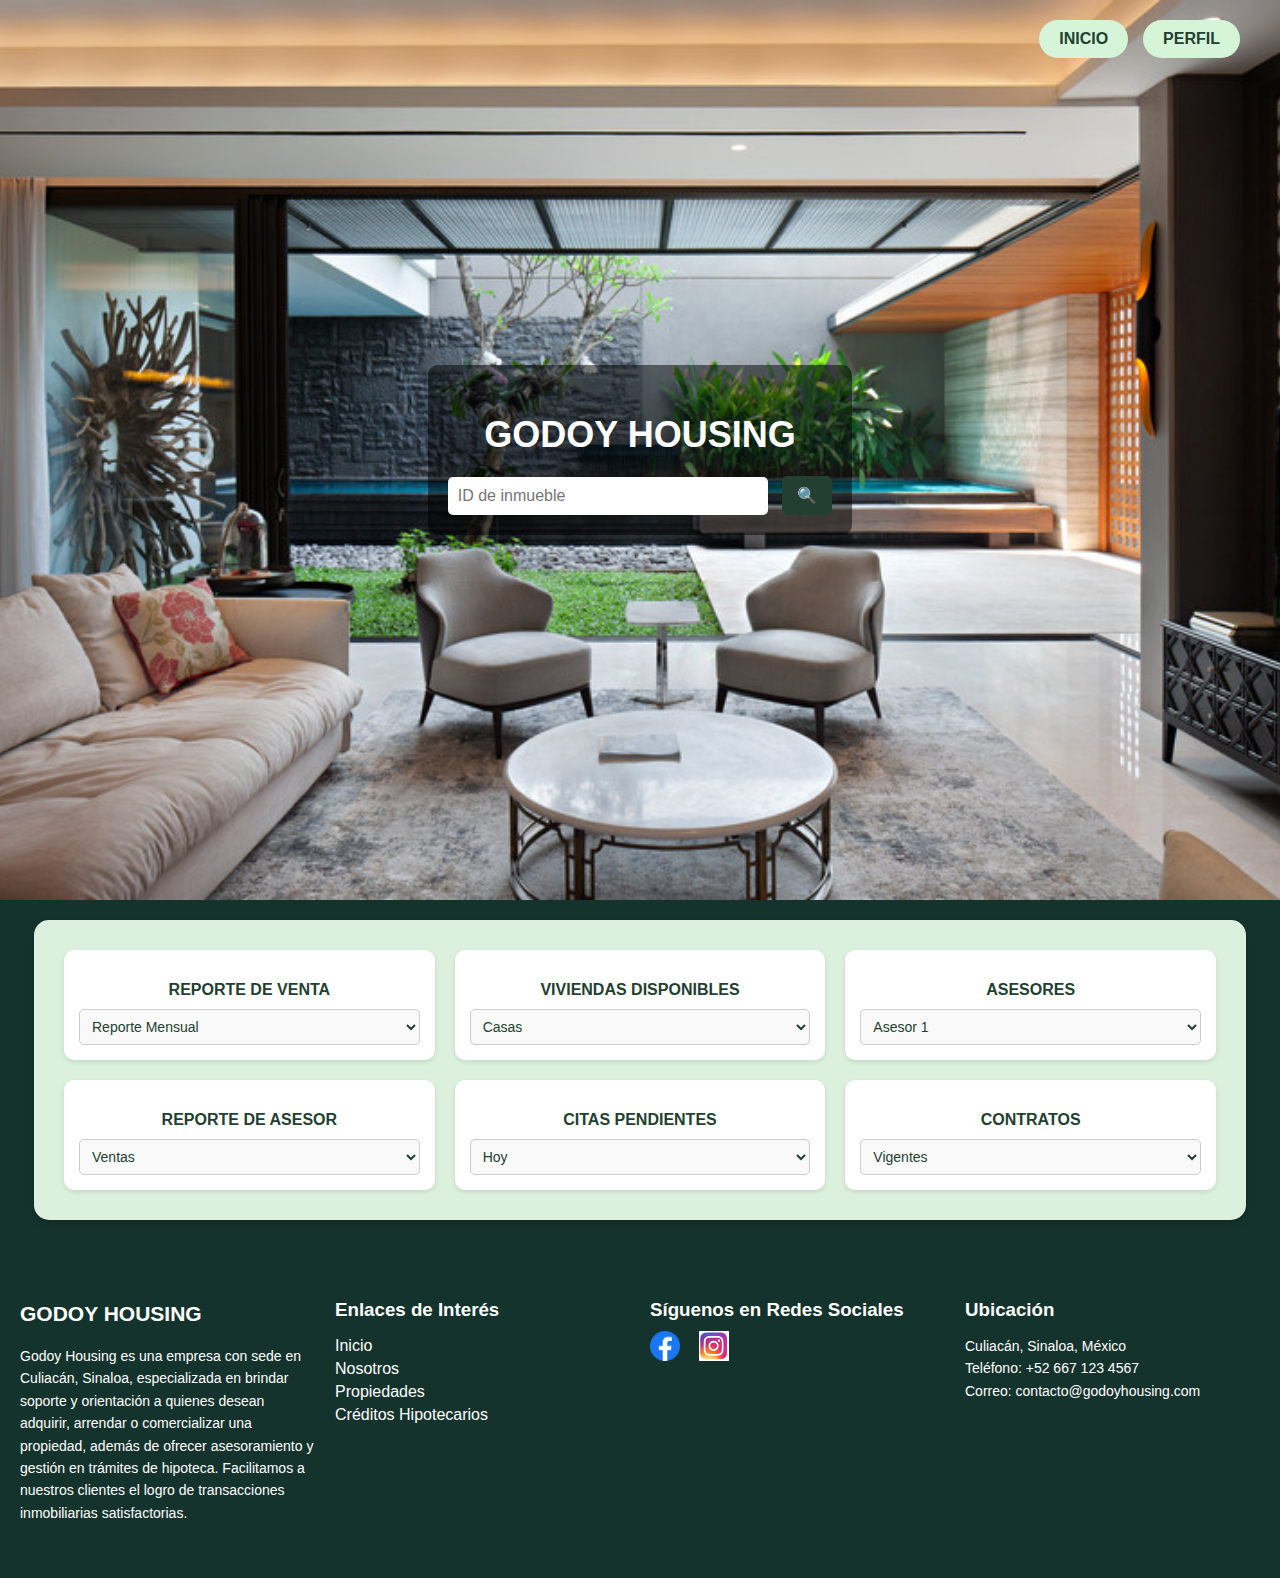
<file: admin/index.html>
<!DOCTYPE html>
<html lang="es">
<head>
    <meta charset="UTF-8">
    <meta name="viewport" content="width=device-width, initial-scale=1.0">
    <title>Godoy Housing</title>
    <link rel="stylesheet" href="styles.css">
</head>
<body>
    <header class="header">
        <div class="logo">
            <h1>GODOY HOUSING</h1>
        </div>
        <nav class="nav">
            <a href="#">INICIO</a>
            <a href="#">PERFIL</a>
        </nav>
    </header>
    <div class="background-image">
        <div class="search-container">
            <h2>GODOY HOUSING</h2>
            <input type="text" placeholder="ID de inmueble">
            <button class="search-btn">🔍</button>
        </div>
    </div>
    <section class="options">
        <div class="option"><p>REPORTE DE VENTA</p><select>
            <option value="mensual">Reporte Mensual</option>
            <option value="trimestral">Reporte Trimestral</option>
            <option value="anual">Reporte Anual</option>
        </select></div>
        <div class="option"><p>VIVIENDAS DISPONIBLES</p><select>
            <option value="casas">Casas</option>
            <option value="departamentos">Departamentos</option>
            <option value="terrenos">Terrenos</option>
        </select></div>
        <div class="option"><p>ASESORES</p><select>
            <option value="asesor1">Asesor 1</option>
            <option value="asesor2">Asesor 2</option>
            <option value="asesor3">Asesor 3</option>
        </select></div>
        <div class="option"><p>REPORTE DE ASESOR</p><select>
            <option value="ventas">Ventas</option>
            <option value="clientes">Clientes</option>
            <option value="citas">Citas</option>
        </select></div>
        <div class="option"><p>CITAS PENDIENTES</p><select>
            <option value="hoy">Hoy</option>
            <option value="esta_semana">Esta Semana</option>
            <option value="este_mes">Este Mes</option>
        </select></div>
        <div class="option"><p>CONTRATOS</p><select>
            <option value="vigentes">Vigentes</option>
            <option value="pendientes">Pendientes</option>
            <option value="finalizados">Finalizados</option>
        </select></div>
    </section>
    <footer class="footer">
        <!-- Información de la empresa -->
        <div class="footer-info">
            <h2>GODOY HOUSING</h2>
            <p>
                Godoy Housing es una empresa con sede en Culiacán, Sinaloa, especializada en brindar soporte y orientación a quienes desean adquirir, arrendar o comercializar una propiedad, además de ofrecer asesoramiento y gestión en trámites de hipoteca. Facilitamos a nuestros clientes el logro de transacciones inmobiliarias satisfactorias.
            </p>
        </div>
        <!-- Enlaces de interés -->
        <div class="footer-links">
            <h3>Enlaces de Interés</h3>
            <ul>
                <li><a href="#">Inicio</a></li>
                <li><a href="#">Nosotros</a></li>
                <li><a href="#">Propiedades</a></li>
                <li><a href="#">Créditos Hipotecarios</a></li>
            </ul>
        </div>
        <!-- Redes sociales -->
        <div class="footer-social">
            <h3>Síguenos en Redes Sociales</h3>
            <!-- <a href="#"><i class="fa fa-facebook"></i> Facebook</a>
            <a href="#"><i class="fa fa-instagram"></i> Instagram</a> -->

            <a href="#" class="social-link"><img src="facebook.png" alt="Facebook"></a>
            <a href="#" class="social-link"><img src="instagram.jpg" alt="Instagram"></a>
        </div>
        <!-- Ubicación -->
        <div class="footer-location">
            <h3>Ubicación</h3>
            <p>
                Culiacán, Sinaloa, México<br>
                Teléfono: +52 667 123 4567<br>
                Correo: contacto@godoyhousing.com
            </p>
        </div>
    </footer>
    
</body>
</html>
</file>
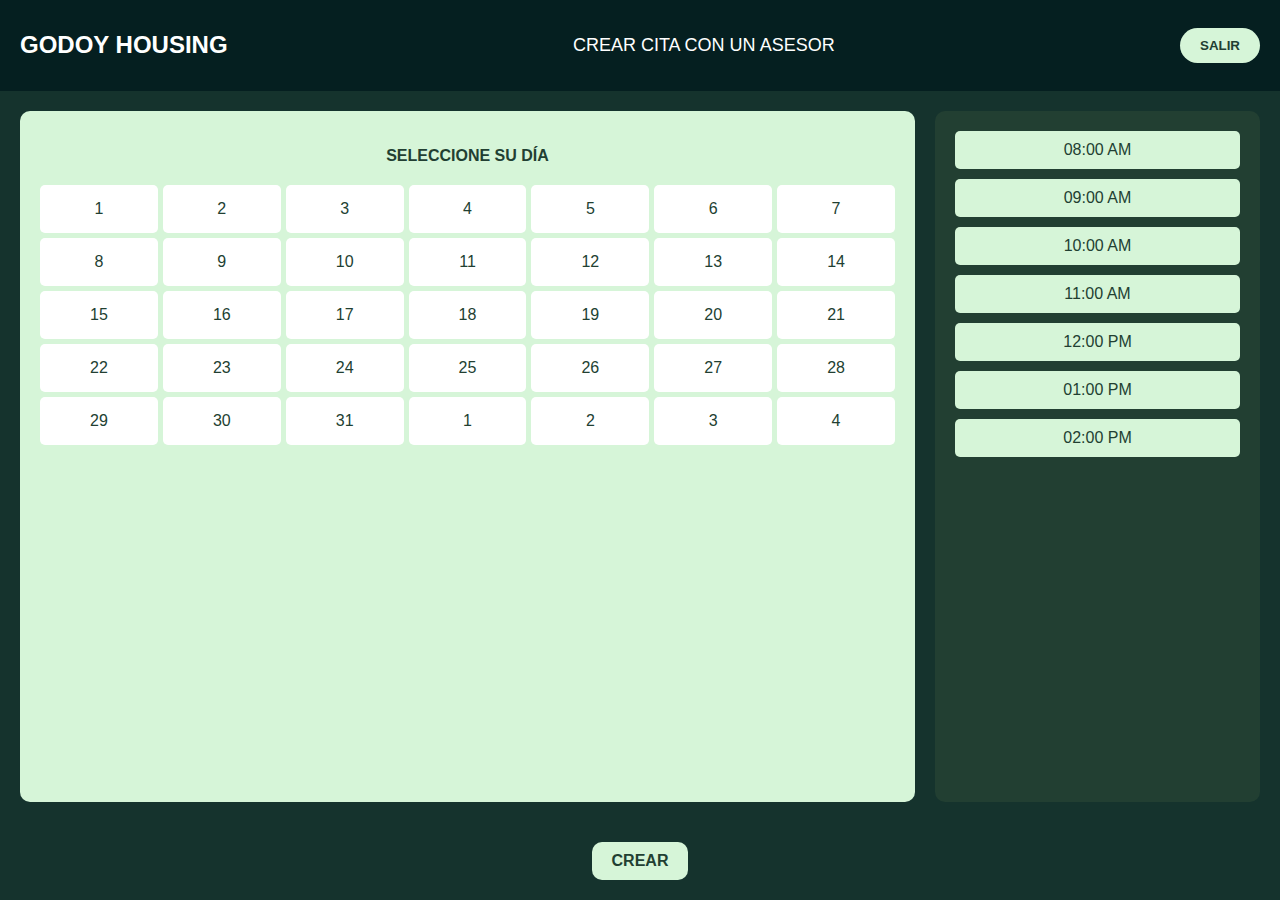
<file: cita/index.html>
<!DOCTYPE html>
<html lang="es">
<head>
    <meta charset="UTF-8">
    <meta name="viewport" content="width=device-width, initial-scale=1.0">
    <title>Crear Cita</title>
    <link rel="stylesheet" href="calendar.css">
</head>
<body>
    <header class="header">
        <div class="logo">
            <h1>GODOY HOUSING</h1>
        </div>
        <h2>CREAR CITA CON UN ASESOR</h2>
        <button class="logout">SALIR</button>
    </header>
    <main class="main-container">
        <section class="calendar-section">
            <h3>SELECCIONE SU DÍA</h3>
            <div class="calendar">
                <!-- Simulación de días en un calendario -->
                <div class="day">1</div>
                <div class="day">2</div>
                <div class="day">3</div>
                <div class="day">4</div>
                <div class="day">5</div>
                <div class="day">6</div>
                <div class="day">7</div>
                <div class="day">8</div>
                <div class="day">9</div>
                <div class="day">10</div>
                <div class="day">11</div>
                <div class="day">12</div>
                <div class="day">13</div>
                <div class="day">14</div>
                <div class="day">15</div>
                <div class="day">16</div>
                <div class="day">17</div>
                <div class="day">18</div>
                <div class="day">19</div>
                <div class="day">20</div>
                <div class="day">21</div>
                <div class="day">22</div>
                <div class="day">23</div>
                <div class="day">24</div>
                <div class="day">25</div>
                <div class="day">26</div>
                <div class="day">27</div>
                <div class="day">28</div>
                <div class="day">29</div>
                <div class="day">30</div>
                <div class="day">31</div>
                <div class="day">1</div>
                <div class="day">2</div>
                <div class="day">3</div>
                <div class="day">4</div>
            </div>
        </section>
        <section class="time-section">
            <div class="time-slot">08:00 AM</div>
            <div class="time-slot">09:00 AM</div>
            <div class="time-slot">10:00 AM</div>
            <div class="time-slot">11:00 AM</div>
            <div class="time-slot">12:00 PM</div>
            <div class="time-slot">01:00 PM</div>
            <div class="time-slot">02:00 PM</div>
        </section>
    </main>
    <footer>
        <button class="create-btn">CREAR</button>
    </footer>
</body>
</html>
</file>
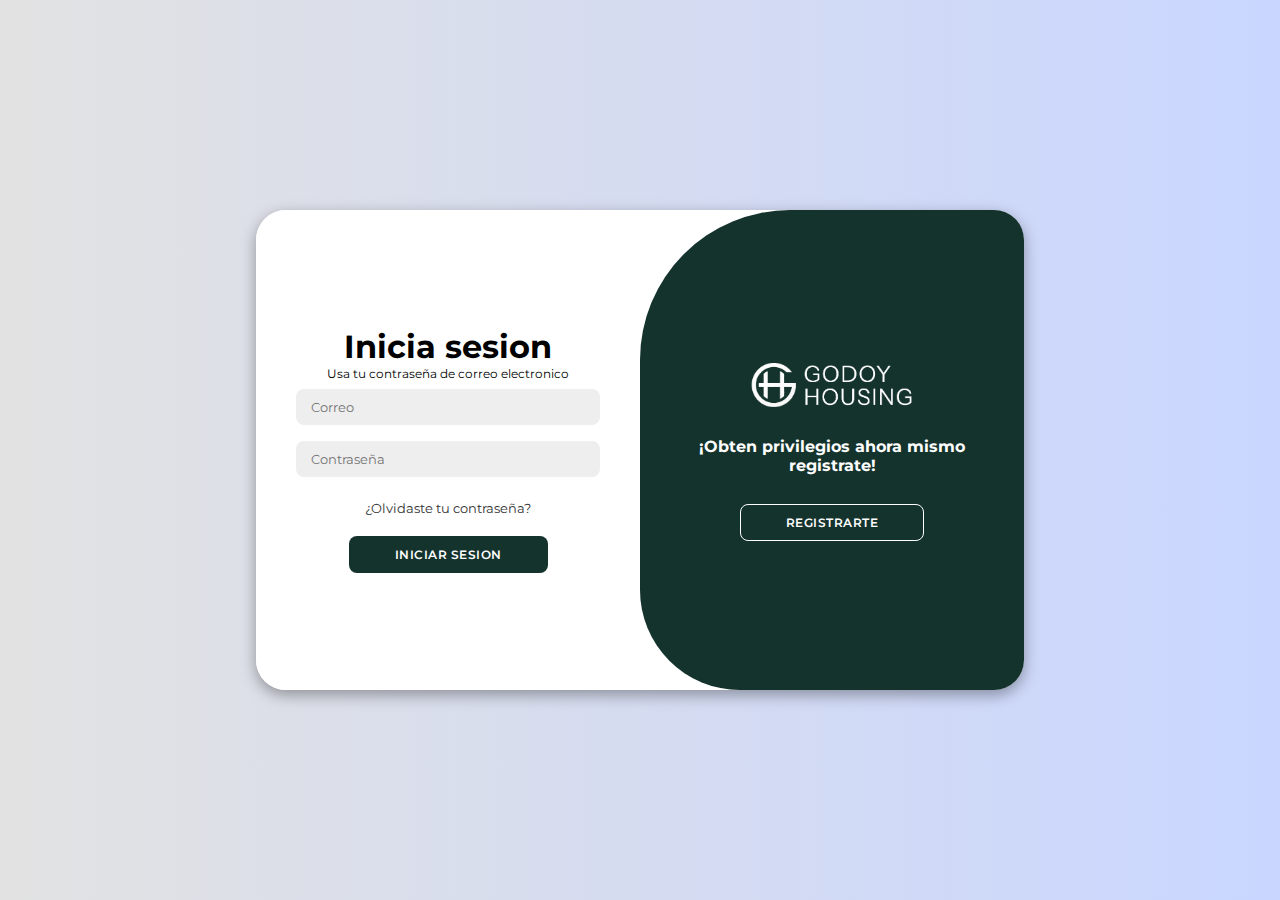
<file: login/index.html>
<!DOCTYPE html>
<html lang="en">

<head>
    <meta charset="UTF-8">
    <meta name="viewport" content="width=device-width, initial-scale=1.0">
    <link rel="stylesheet" href="https://cdnjs.cloudflare.com/ajax/libs/font-awesome/6.4.2/css/all.min.css">
    <link rel="stylesheet" href="estilos.css">
    <title>Modern Login Page | AsmrProg</title>
</head>

<body>

    <div class="container" id="container">
        <div class="form-container sign-up">
            <form>
                <h1>Crear cuenta</h1>
                <span>Usa tu correo para registrate</span>
                <input type="text" placeholder="Nombre">
                <input type="email" placeholder="Correo">
                <input type="password" placeholder="Contraseña">
                <button>REGISTRAR</button>
            </form>
        </div>
        <div class="form-container sign-in">
            <form>
                <h1>Inicia sesion</h1>
                <span>Usa tu contraseña de correo electronico</span>
                <input type="email" placeholder="Correo">
                <input type="password" placeholder="Contraseña">
                <a href="#">¿Olvidaste tu contraseña?</a>
                <button>INICIAR SESION</button>
            </form>
        </div>
        <div class="toggle-container">
            <div class="toggle">
                <div class="toggle-panel toggle-left">
                    <h1><img src="img/logo.png" height="50"></h1>
                    <br>
                    <h4>Ingrese sus datos personales para usar todos los servicios</h4>
                    <br>
                    <button class="hidden" id="login">INICIAR SESION</button>
                </div>
                <div class="toggle-panel toggle-right">
                    <h1><img src="img/logo.png" height="50"></h1>
                    <br>
                    <h4>¡Obten privilegios ahora mismo registrate!</h4>
                    <br>
                    <button class="hidden" id="register">REGISTRARTE</button>
                </div>
            </div>
        </div>
    </div>

    <script src="script.js"></script>
</body>

</html>
</file>
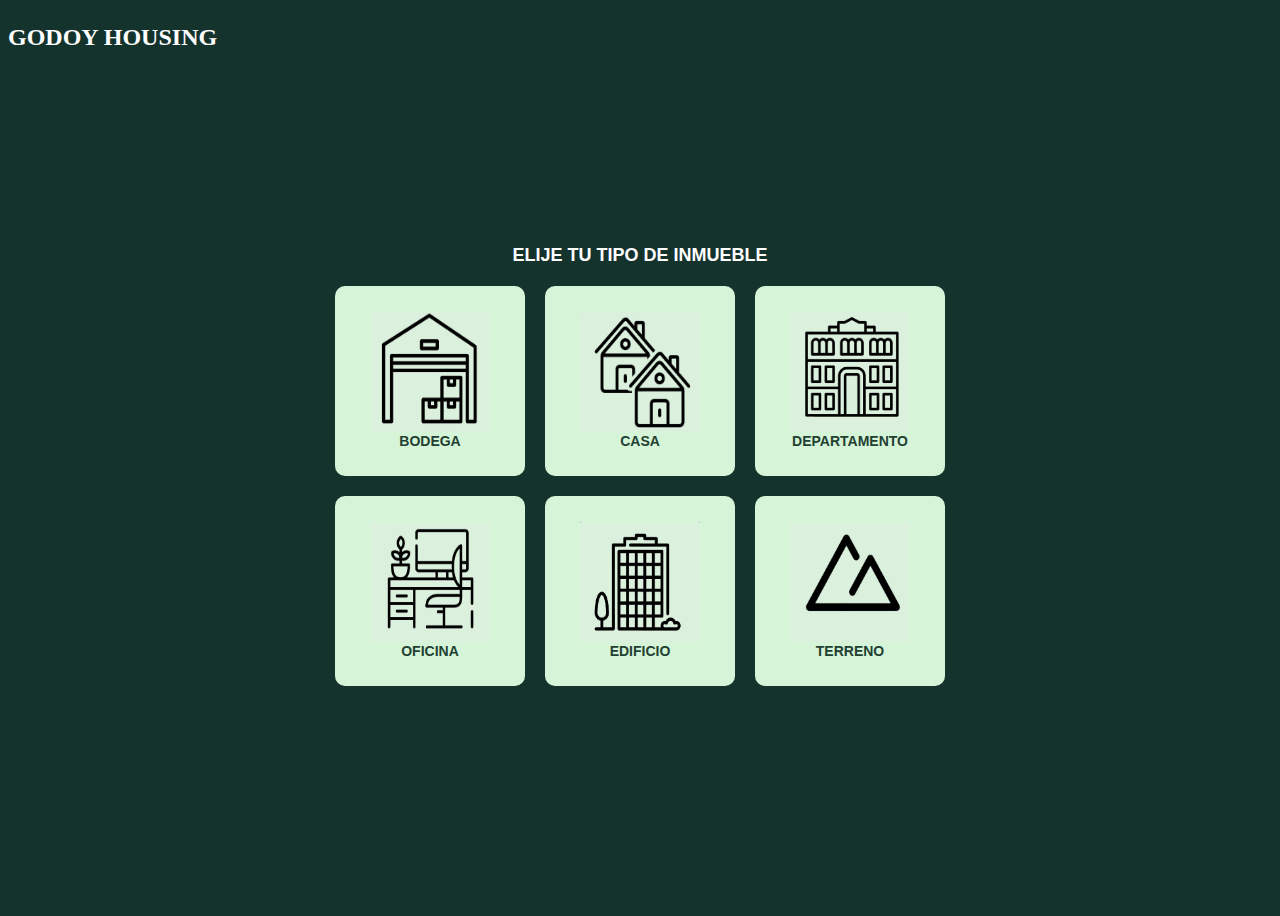
<file: product page/index.html>
<!DOCTYPE html>
<html lang="es">
<head>
    <meta charset="UTF-8">
    <meta name="viewport" content="width=device-width, initial-scale=1.0">
    <title>Elige tu tipo de inmueble</title>
    <link rel="stylesheet" href="styles.css">
</head>
<body>
    <header class="header">
        <h1>GODOY HOUSING</h1>
    </header>

    <section class="todo"> 
    <div class="container">
        <h2>ELIJE TU TIPO DE INMUEBLE</h2>
        <div class="property-types">
            <div class="property-card">
                <img src="img/bodega.jpg" alt="Bodega">
                <a href="#">BODEGA</a>
            </div>
            <div class="property-card">
                <img src="img/casa.jpg" alt="Casa">
                <a href="#">CASA</a>
            </div>
            <div class="property-card">
                <img src="img/departamento.jpg" alt="Departamento">
                <a href="#">DEPARTAMENTO</a>
            </div>
            <div class="property-card">
                <img src="img/oficina.jpg" alt="Oficina">
                <a href="#">OFICINA</a>
            </div>
            <div class="property-card">
                <img src="img/edificio.jpg" alt="Edificio">
                <a href="#">EDIFICIO</a>
            </div>
            <div class="property-card">
                <img src="img/terreno.jpg" alt="Terreno">
                <a href="#">TERRENO</a>
            </div>
        </div>
    </div>
    </section>
</body>
</html>
</file>
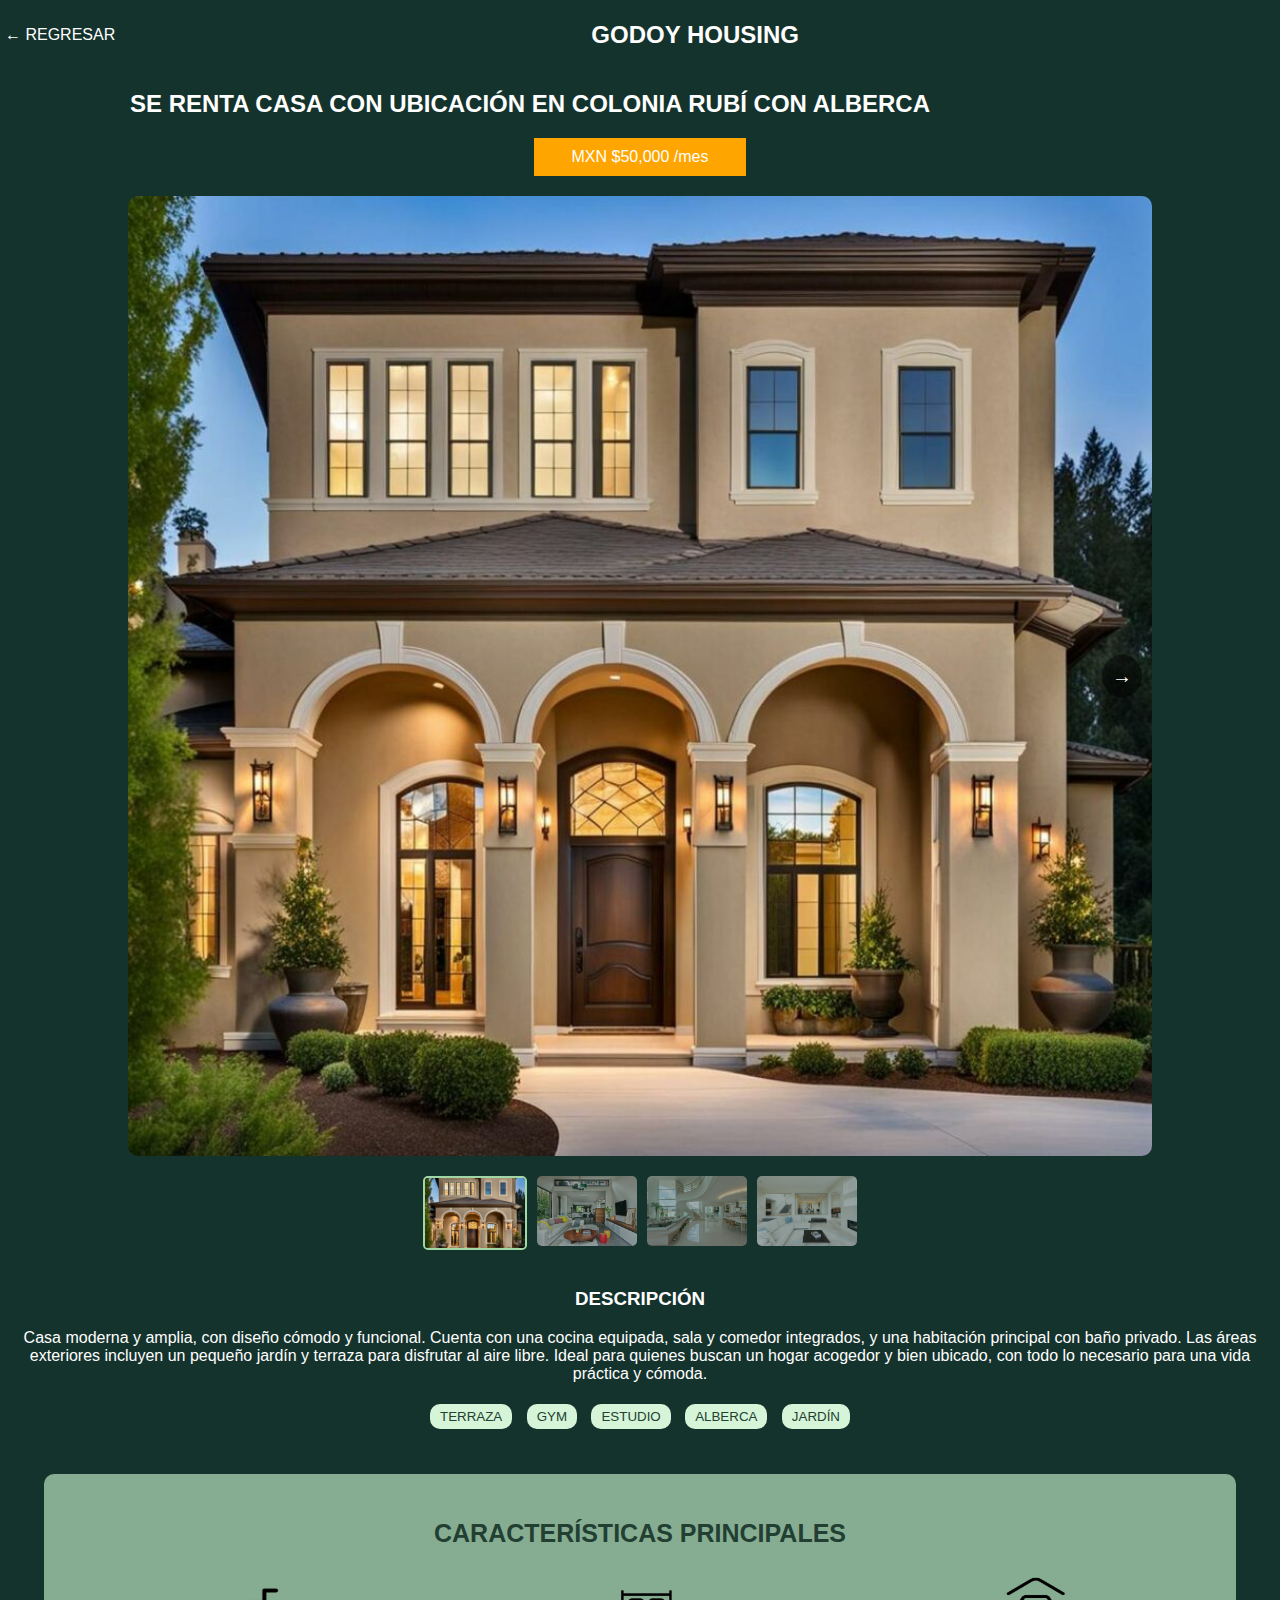
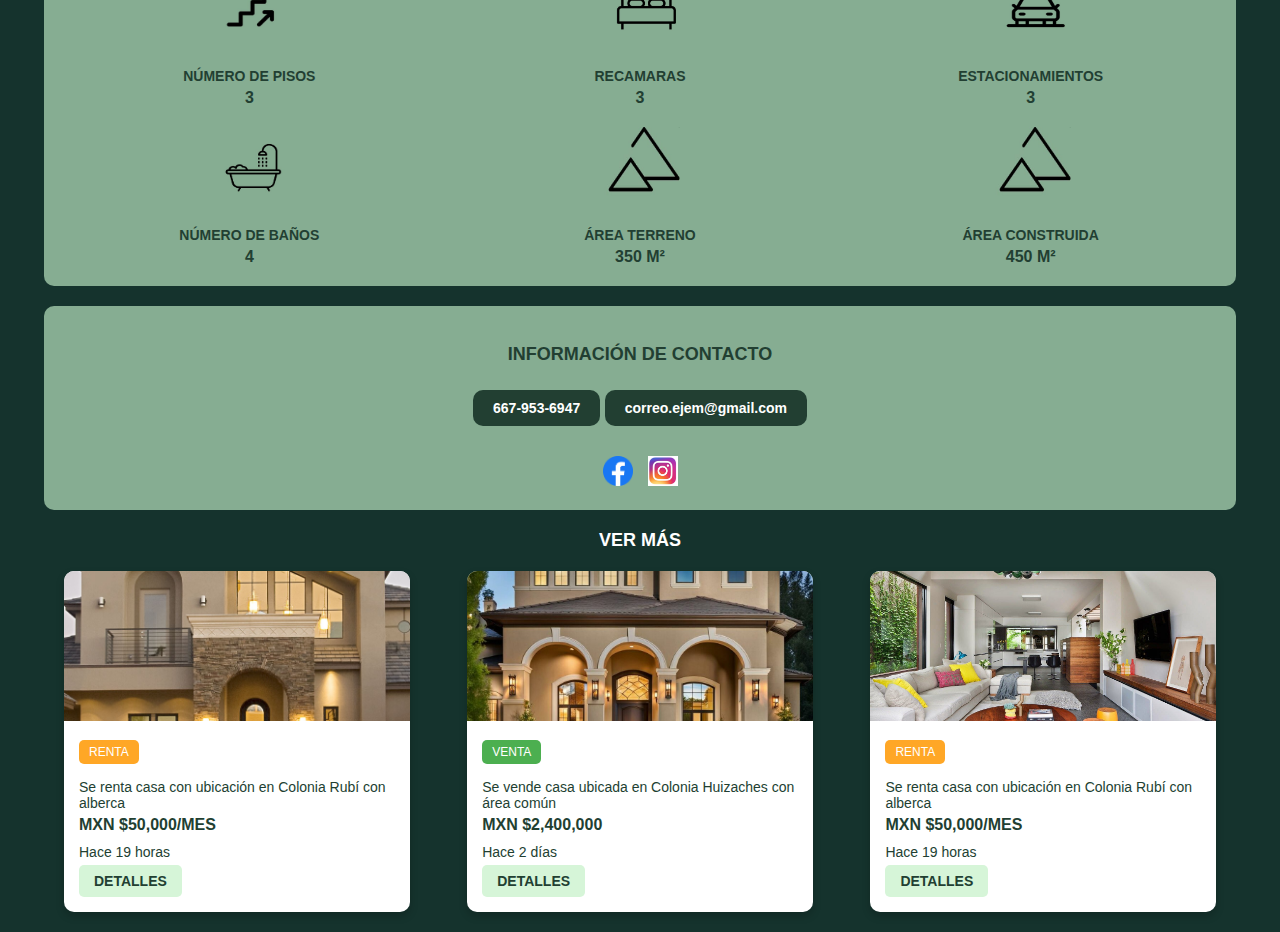
<file: shopping cart detalles/index.html>
<!DOCTYPE html>
<html lang="es">
<head>
    <meta charset="UTF-8">
    <meta name="viewport" content="width=device-width, initial-scale=1.0">
    <title>Detalles de Propiedad</title>
    <link rel="stylesheet" href="property-details.css">
</head>
<body>
    <header class="header">
        <a href="#" class="back-btn">← REGRESAR</a>
        <h1>GODOY HOUSING</h1>
        <p></p>
    </header>
    <main class="main-container">
        <!-- Título e Imagen Principal -->
        <section class="property-header">
            <h2>SE RENTA CASA CON UBICACIÓN EN COLONIA RUBÍ CON ALBERCA</h2>
            <p class="priceP">MXN $50,000 /mes</p>
        </section>
        <!-- Slider -->
        <section class="slider-container">
            <button class="slider-btn prev">←</button>
            <div class="slider">
                <img src="house2.jpg" alt="Imagen Principal" class="active">
                <img src="house3.jpg" alt="Interior 1">
                <img src="house4.jpg" alt="Interior 2">
                <img src="house5.jpg" alt="Exterior">
            </div>
            <button class="slider-btn next">→</button>
        </section>
        <!-- Miniaturas -->
        <section class="thumbnails">
            <img src="house2.jpg" alt="Miniatura 1" class="thumbnail active">
            <img src="house3.jpg" alt="Miniatura 2" class="thumbnail">
            <img src="house4.jpg" alt="Miniatura 3" class="thumbnail">
            <img src="house5.jpg" alt="Miniatura 4" class="thumbnail">
        </section>
        <!-- Descripción -->
        <section class="description">
            <h3>DESCRIPCIÓN</h3>
            <p>
                Casa moderna y amplia, con diseño cómodo y funcional. Cuenta con una cocina equipada, sala y comedor integrados, y una habitación principal con baño privado. Las áreas exteriores incluyen un pequeño jardín y terraza para disfrutar al aire libre. Ideal para quienes buscan un hogar acogedor y bien ubicado, con todo lo necesario para una vida práctica y cómoda.
            </p>
            <div class="tags">
                <button>TERRAZA</button>
                <button>GYM</button>
                <button>ESTUDIO</button>
                <button>ALBERCA</button>
                <button>JARDÍN</button>
            </div>
        </section>
        <section class="features">
            <h3>CARACTERÍSTICAS PRINCIPALES</h3>
            <div class="features-grid">
                <div class="feature">
                    <img src="escalera.jpg" alt="Número de Pisos">
                    <p>NÚMERO DE PISOS</p>
                    <span>3</span>
                </div>
                <div class="feature">
                    <img src="camas.jpg" alt="Recámaras">
                    <p>RECAMARAS</p>
                    <span>3</span>
                </div>
                <div class="feature">
                    <img src="garaje.jpg" alt="Estacionamientos">
                    <p>ESTACIONAMIENTOS</p>
                    <span>3</span>
                </div>
                <div class="feature">
                    <img src="bañera.jpg" alt="Número de Baños">
                    <p>NÚMERO DE BAÑOS</p>
                    <span>4</span>
                </div>
                <div class="feature">
                    <img src="tierra.jpg" alt="Área Terreno">
                    <p>ÁREA TERRENO</p>
                    <span>350 M²</span>
                </div>
                <div class="feature">
                    <img src="tierra.jpg" alt="Área Construida">
                    <p>ÁREA CONSTRUIDA</p>
                    <span>450 M²</span>
                </div>
            </div>
        </section>
        <section class="contact-info">
            <h3>INFORMACIÓN DE CONTACTO</h3>
            <div class="contact-details">
                <p class="phone">667-953-6947</p>
                <p class="email">correo.ejem@gmail.com</p>
            </div>
            <div class="social-icons">
                <a href="#" class="social-link"><img src="facebook.png" alt="Facebook"></a>
                <a href="#" class="social-link"><img src="instagram.jpg" alt="Instagram"></a>
                <!-- <a href="#" class="social-link"><img src="icons/pinterest.png" alt="Pinterest"></a>
                <a href="#" class="social-link"><img src="icons/twitter.png" alt="Twitter"></a> -->
            </div>
        </section>
        <section class="more-properties">
            <h3>VER MÁS</h3>
            <div class="properties-grid">
                <div class="property-card">
                    <img src="house1.jpg" alt="Casa 1">
                    <div class="property-info">
                        <span class="label renta">RENTA</span>
                        <p>Se renta casa con ubicación en Colonia Rubí con alberca</p>
                        <p class="price">MXN $50,000/MES</p>
                        <p class="time">Hace 19 horas</p>
                        <button class="details-btn">DETALLES</button>
                    </div>
                </div>
                <div class="property-card">
                    <img src="house2.jpg" alt="Casa 2">
                    <div class="property-info">
                        <span class="label venta">VENTA</span>
                        <p>Se vende casa ubicada en Colonia Huizaches con área común</p>
                        <p class="price">MXN $2,400,000</p>
                        <p class="time">Hace 2 días</p>
                        <button class="details-btn">DETALLES</button>
                    </div>
                </div>
                <div class="property-card">
                    <img src="house3.jpg" alt="Casa 3">
                    <div class="property-info">
                        <span class="label renta">RENTA</span>
                        <p>Se renta casa con ubicación en Colonia Rubí con alberca</p>
                        <p class="price">MXN $50,000/MES</p>
                        <p class="time">Hace 19 horas</p>
                        <button class="details-btn">DETALLES</button>
                    </div>
                </div>
            </div>
        </section>
        
        
    </main>
    <script src="property-details.js"></script>
</body>
</html>
</file>
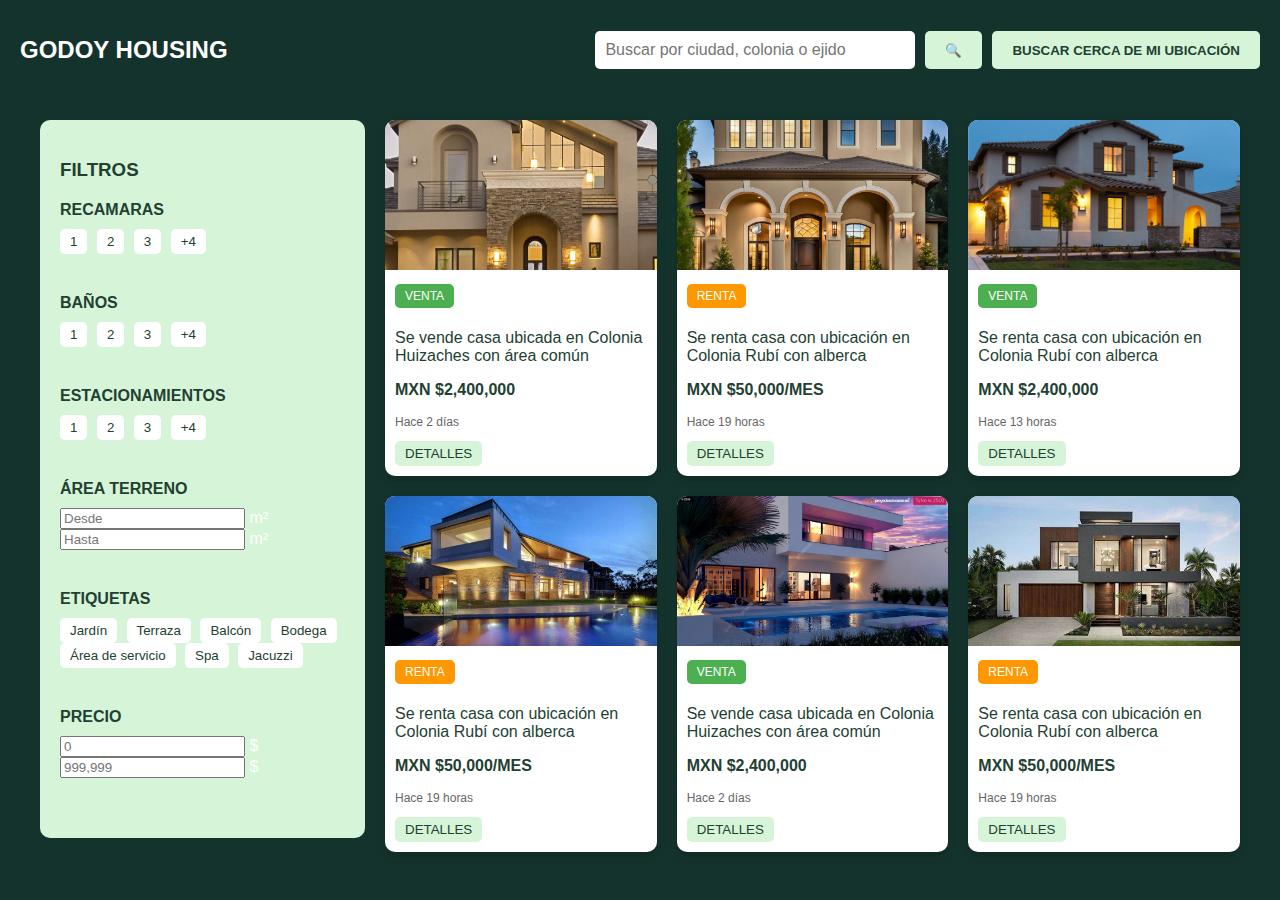
<file: shopping cart/index.html>
<!DOCTYPE html>
<html lang="es">
<head>
    <meta charset="UTF-8">
    <meta name="viewport" content="width=device-width, initial-scale=1.0">
    <title>Godoy Housing - Propiedades</title>
    <link rel="stylesheet" href="properties.css">
</head>
<body>
    <header class="header">
        <div class="logo">
            <h1>GODOY HOUSING</h1>
        </div>
        <div class="search-bar">
            <input type="text" placeholder="Buscar por ciudad, colonia o ejido">
            <button class="search-btn">🔍</button>
            <button class="location-btn">BUSCAR CERCA DE MI UBICACIÓN</button>
        </div>
    </header>
    <main class="main-container">
        <!-- Sidebar de filtros -->
        <aside class="filters">
            <h3>FILTROS</h3>
            <div class="filter-group">
                <p>RECAMARAS</p>
                <div class="options">
                    <button>1</button>
                    <button>2</button>
                    <button>3</button>
                    <button>+4</button>
                </div>
            </div>
            <div class="filter-group">
                <p>BAÑOS</p>
                <div class="options">
                    <button>1</button>
                    <button>2</button>
                    <button>3</button>
                    <button>+4</button>
                </div>
            </div>
            <div class="filter-group">
                <p>ESTACIONAMIENTOS</p>
                <div class="options">
                    <button>1</button>
                    <button>2</button>
                    <button>3</button>
                    <button>+4</button>
                </div>
            </div>
            <div class="filter-group">
                <p>ÁREA TERRENO</p>
                <div class="range">
                    <input type="number" placeholder="Desde">
                    <span>m²</span>
                    <input type="number" placeholder="Hasta">
                    <span>m²</span>
                </div>
            </div>
            <div class="filter-group">
                <p>ETIQUETAS</p>
                <div class="tags">
                    <button>Jardín</button>
                    <button>Terraza</button>
                    <button>Balcón</button>
                    <button>Bodega</button>
                    <button>Área de servicio</button>
                    <button>Spa</button>
                    <button>Jacuzzi</button>
                </div>
            </div>
            <div class="filter-group">
                <p>PRECIO</p>
                <div class="range">
                    <input type="number" placeholder="0">
                    <span>$</span>
                    <input type="number" placeholder="999,999">
                    <span>$</span>
                </div>
            </div>
        </aside>
        <!-- Contenedor de propiedades -->
        <section class="properties">
            <div class="property-card">
                <img src="house1.jpg" alt="Casa 1">
                <div class="property-info">
                    <span class="label venta">VENTA</span>
                    <p>Se vende casa ubicada en Colonia Huizaches con área común</p>
                    <p class="price">MXN $2,400,000</p>
                    <p class="time">Hace 2 días</p>
                    <button>DETALLES</button>
                </div>
            </div>
            <div class="property-card">
                <img src="house2.jpg" alt="Casa 2">
                <div class="property-info">
                    <span class="label renta">RENTA</span>
                    <p>Se renta casa con ubicación en Colonia Rubí con alberca</p>
                    <p class="price">MXN $50,000/MES</p>
                    <p class="time">Hace 19 horas</p>
                    <button><a href="http://127.0.0.1:5500/shopping%20cart%20detalles/index.html">DETALLES</a></button>
                </div>
            </div>
            <div class="property-card">
                <img src="house3.jpg" alt="Casa 3">
                <div class="property-info">
                    <span class="label venta">VENTA</span>
                    <p>Se renta casa con ubicación en Colonia Rubí con alberca</p>
                    <p class="price">MXN $2,400,000</p>
                    <p class="time">Hace 13 horas</p>
                    <button>DETALLES</button>
                </div>
            </div>
            <div class="property-card">
                <img src="house4.jpg" alt="Casa 4">
                <div class="property-info">
                    <span class="label renta">RENTA</span>
                    <p>Se renta casa con ubicación en Colonia Rubí con alberca</p>
                    <p class="price">MXN $50,000/MES</p>
                    <p class="time">Hace 19 horas</p>
                    <button>DETALLES</button>
                </div>
            </div>
            <div class="property-card">
                <img src="house5.jpg" alt="Casa 5">
                <div class="property-info">
                    <span class="label venta">VENTA</span>
                    <p>Se vende casa ubicada en Colonia Huizaches con área común</p>
                    <p class="price">MXN $2,400,000</p>
                    <p class="time">Hace 2 días</p>
                    <button>DETALLES</button>
                </div>
            </div>
            <div class="property-card">
                <img src="house6.jpg" alt="Casa 6">
                <div class="property-info">
                    <span class="label renta">RENTA</span>
                    <p>Se renta casa con ubicación en Colonia Rubí con alberca</p>
                    <p class="price">MXN $50,000/MES</p>
                    <p class="time">Hace 19 horas</p>
                    <button>DETALLES</button>
                </div>
            </div>
        </section>
    </main>
</body>
</html>
</file>
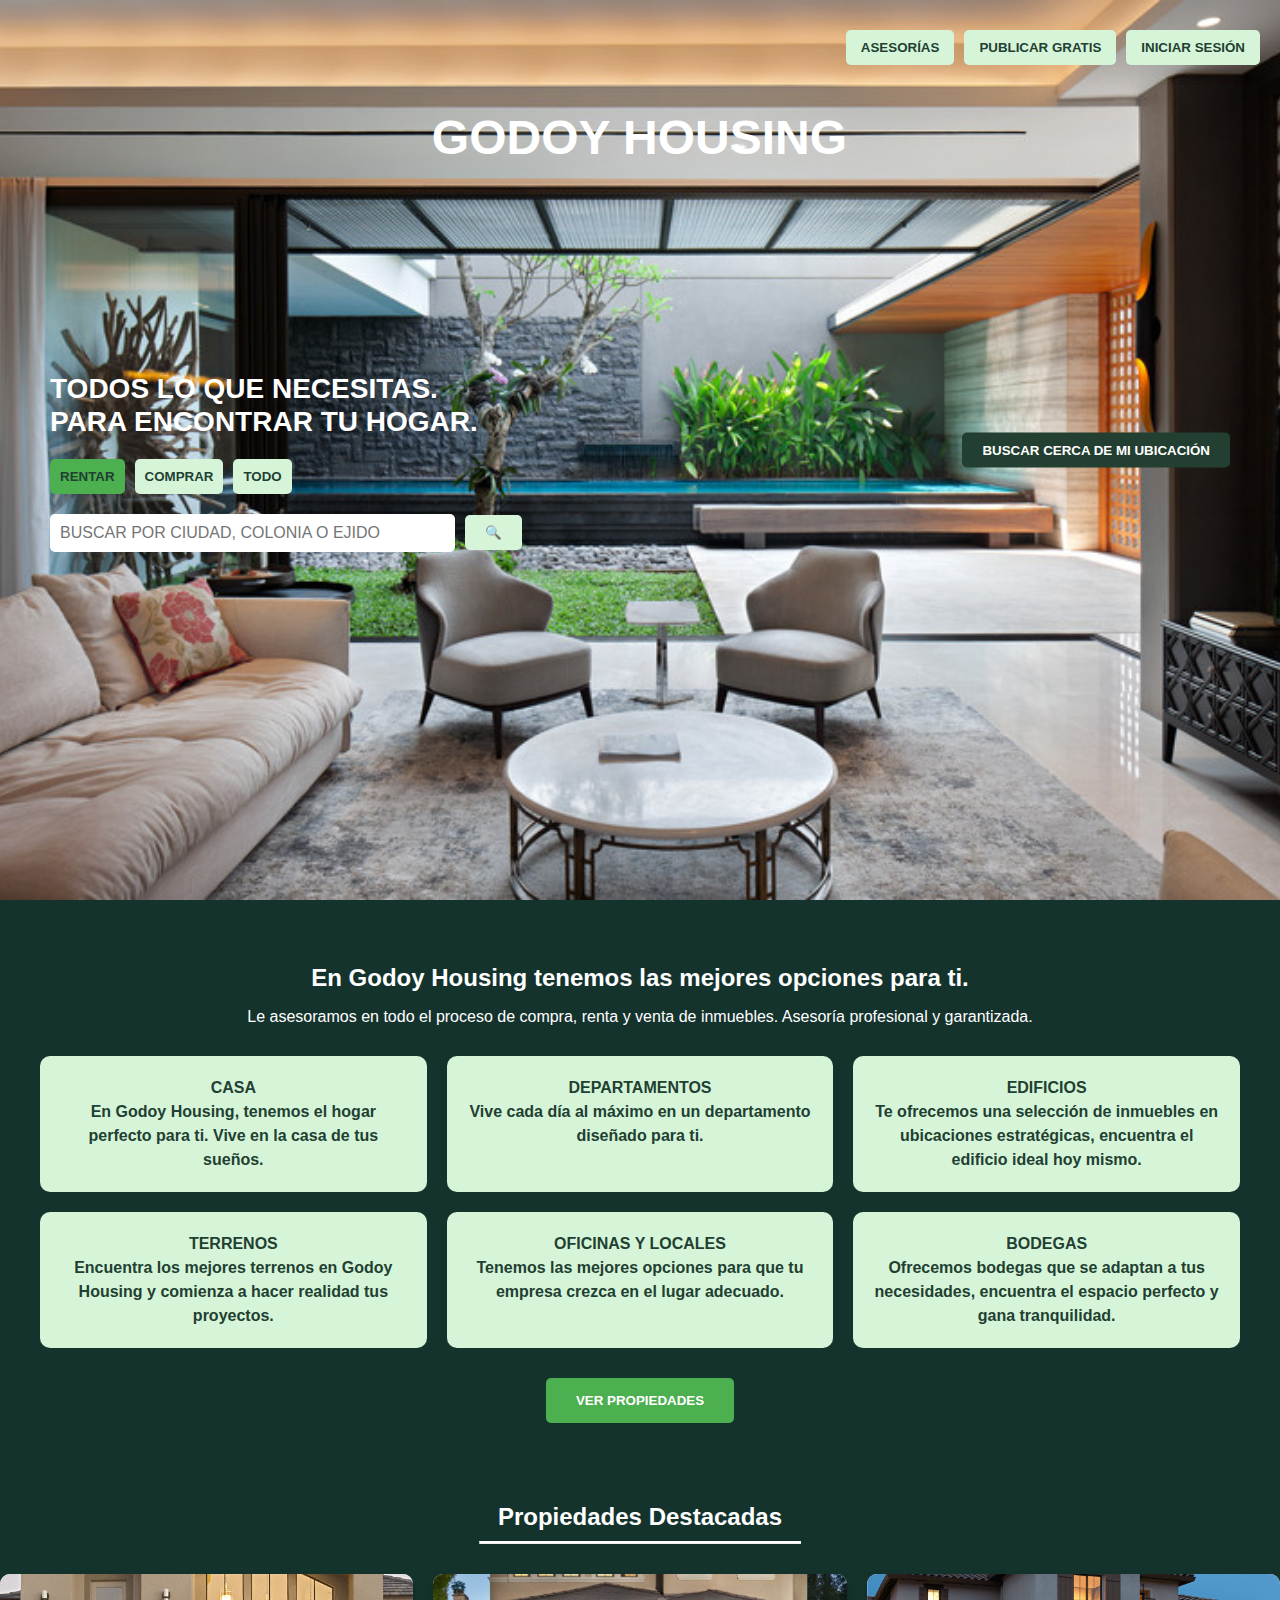
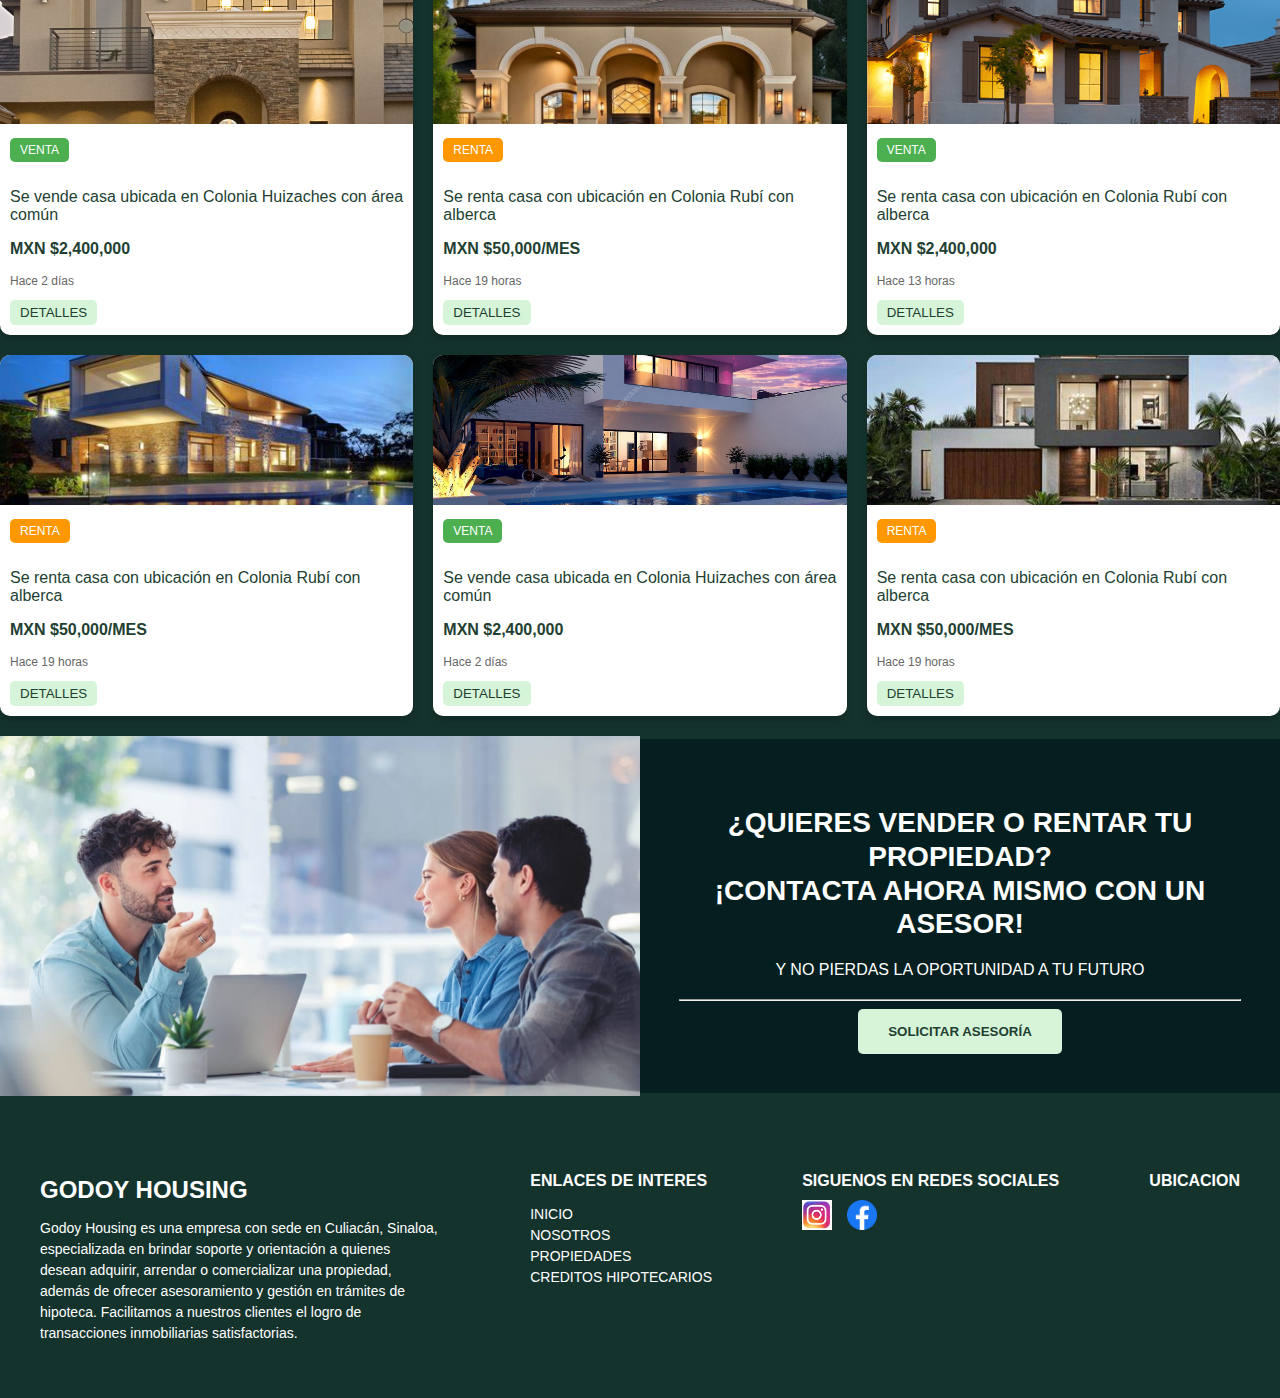
<file: homepage/homepage.html>
<!DOCTYPE html>
<html lang="es">
<head>
    <meta charset="UTF-8">
    <meta name="viewport" content="width=device-width, initial-scale=1.0">
    <title>Godoy Housing - Inicio</title>
    <link rel="stylesheet" href="homepage.css">
</head>
<body>
    <header class="header">
        <div class="logo">
            <h1>GODOY HOUSING</h1>
        </div>
        <nav class="nav-buttons">
            <button class="nav-btn">ASESORÍAS</button>
            <button class="nav-btn">PUBLICAR GRATIS</button>
            <button class="nav-btn">INICIAR SESIÓN</button>
        </nav>
    </header>
    <section class="hero">
        <div class="hero-content">
            <h2>TODOS LO QUE NECESITAS.<br>PARA ENCONTRAR TU HOGAR.</h2>
            <div class="search-options">
                <button class="search-type active">RENTAR</button>
                <button class="search-type">COMPRAR</button>
                <button class="search-type">TODO</button>
            </div>
            <div class="search-bar">
                <input type="text" placeholder="BUSCAR POR CIUDAD, COLONIA O EJIDO">
                <button class="search-btn">🔍</button>
                <button class="location-btn">BUSCAR CERCA DE MI UBICACIÓN</button>
            </div>
        </div>
    </section>
    <section class="introduction">
        <h3>En Godoy Housing tenemos las mejores opciones para ti.</h3>
        <p>Le asesoramos en todo el proceso de compra, renta y venta de inmuebles. Asesoría profesional y garantizada.</p>
        <div class="property-options">
            <div class="property-box">CASA<br>En Godoy Housing, tenemos el hogar perfecto para ti. Vive en la casa de tus sueños.</div>
            <div class="property-box">DEPARTAMENTOS<br>Vive cada día al máximo en un departamento diseñado para ti.</div>
            <div class="property-box">EDIFICIOS<br>Te ofrecemos una selección de inmuebles en ubicaciones estratégicas, encuentra el edificio ideal hoy mismo.</div>
            <div class="property-box">TERRENOS<br>Encuentra los mejores terrenos en Godoy Housing y comienza a hacer realidad tus proyectos.</div>
            <div class="property-box">OFICINAS Y LOCALES<br>Tenemos las mejores opciones para que tu empresa crezca en el lugar adecuado.</div>
            <div class="property-box">BODEGAS<br>Ofrecemos bodegas que se adaptan a tus necesidades, encuentra el espacio perfecto y gana tranquilidad.</div>
        </div>
        <button class="view-properties-btn">VER PROPIEDADES</button>
    </section>
    
 <!-- Contenedor de propiedades -->
 <h3 class="properties-title">Propiedades Destacadas</h3>
 <hr class="properties-title-underline">
 <section class="properties"> 
    <div class="property-card">
        <img src="house1.jpg" alt="Casa 1">
        <div class="property-info">
            <span class="label venta">VENTA</span>
            <p>Se vende casa ubicada en Colonia Huizaches con área común</p>
            <p class="price">MXN $2,400,000</p>
            <p class="time">Hace 2 días</p>
            <button>DETALLES</button>
        </div>
    </div>
    <div class="property-card">
        <img src="house2.jpg" alt="Casa 2">
        <div class="property-info">
            <span class="label renta">RENTA</span>
            <p>Se renta casa con ubicación en Colonia Rubí con alberca</p>
            <p class="price">MXN $50,000/MES</p>
            <p class="time">Hace 19 horas</p>
            <button><a href="http://127.0.0.1:5500/shopping%20cart%20detalles/index.html">DETALLES</a></button>
        </div>
    </div>
    <div class="property-card">
        <img src="house3.jpg" alt="Casa 3">
        <div class="property-info">
            <span class="label venta">VENTA</span>
            <p>Se renta casa con ubicación en Colonia Rubí con alberca</p>
            <p class="price">MXN $2,400,000</p>
            <p class="time">Hace 13 horas</p>
            <button>DETALLES</button>
        </div>
    </div>
    <div class="property-card">
        <img src="house4.jpg" alt="Casa 4">
        <div class="property-info">
            <span class="label renta">RENTA</span>
            <p>Se renta casa con ubicación en Colonia Rubí con alberca</p>
            <p class="price">MXN $50,000/MES</p>
            <p class="time">Hace 19 horas</p>
            <button>DETALLES</button>
        </div>
    </div>
    <div class="property-card">
        <img src="house5.jpg" alt="Casa 5">
        <div class="property-info">
            <span class="label venta">VENTA</span>
            <p>Se vende casa ubicada en Colonia Huizaches con área común</p>
            <p class="price">MXN $2,400,000</p>
            <p class="time">Hace 2 días</p>
            <button>DETALLES</button>
        </div>
    </div>
    <div class="property-card">
        <img src="house6.jpg" alt="Casa 6">
        <div class="property-info">
            <span class="label renta">RENTA</span>
            <p>Se renta casa con ubicación en Colonia Rubí con alberca</p>
            <p class="price">MXN $50,000/MES</p>
            <p class="time">Hace 19 horas</p>
            <button>DETALLES</button>
        </div>
    </div>
</section>
<!-- Sección de Contacto -->
<section class="contact-section">
    <img src="contact-image.jpg" alt="Asesoramiento">
    <div class="contact-content">
        <h3>¿QUIERES VENDER O RENTAR TU PROPIEDAD? <br> ¡CONTACTA AHORA MISMO CON UN ASESOR!</h3>
        <p>Y NO PIERDAS LA OPORTUNIDAD A TU FUTURO</p>
        <hr>
        <button class="contact-btn">SOLICITAR ASESORÍA</button>
    </div>
</section>
<footer class="footer-section">
    <div class="footer-content">
        <div class="footer-logo">
            <h2>GODOY HOUSING</h2>
            <p>Godoy Housing es una empresa con sede en Culiacán, Sinaloa, especializada en brindar soporte y orientación a quienes desean adquirir, arrendar o comercializar una propiedad, además de ofrecer asesoramiento y gestión en trámites de hipoteca. Facilitamos a nuestros clientes el logro de transacciones inmobiliarias satisfactorias.</p>
        </div>
        <div class="footer-links">
            <h3>ENLACES DE INTERES</h3>
            <ul>
                <li>INICIO</li>
                <li>NOSOTROS</li>
                <li>PROPIEDADES</li>
                <li>CREDITOS HIPOTECARIOS</li>
            </ul>
        </div>
        <div class="footer-social">
            <h3>SIGUENOS EN REDES SOCIALES</h3>
            <div class="social-icons">
                <img src="instagram.jpg" alt="Instagram">
                <img src="facebook.png" alt="Facebook">
            </div>
        </div>
        <div class="footer-location">
            <h3>UBICACION</h3>
        </div>
    </div>
</footer>



</body>
</html>
</file>
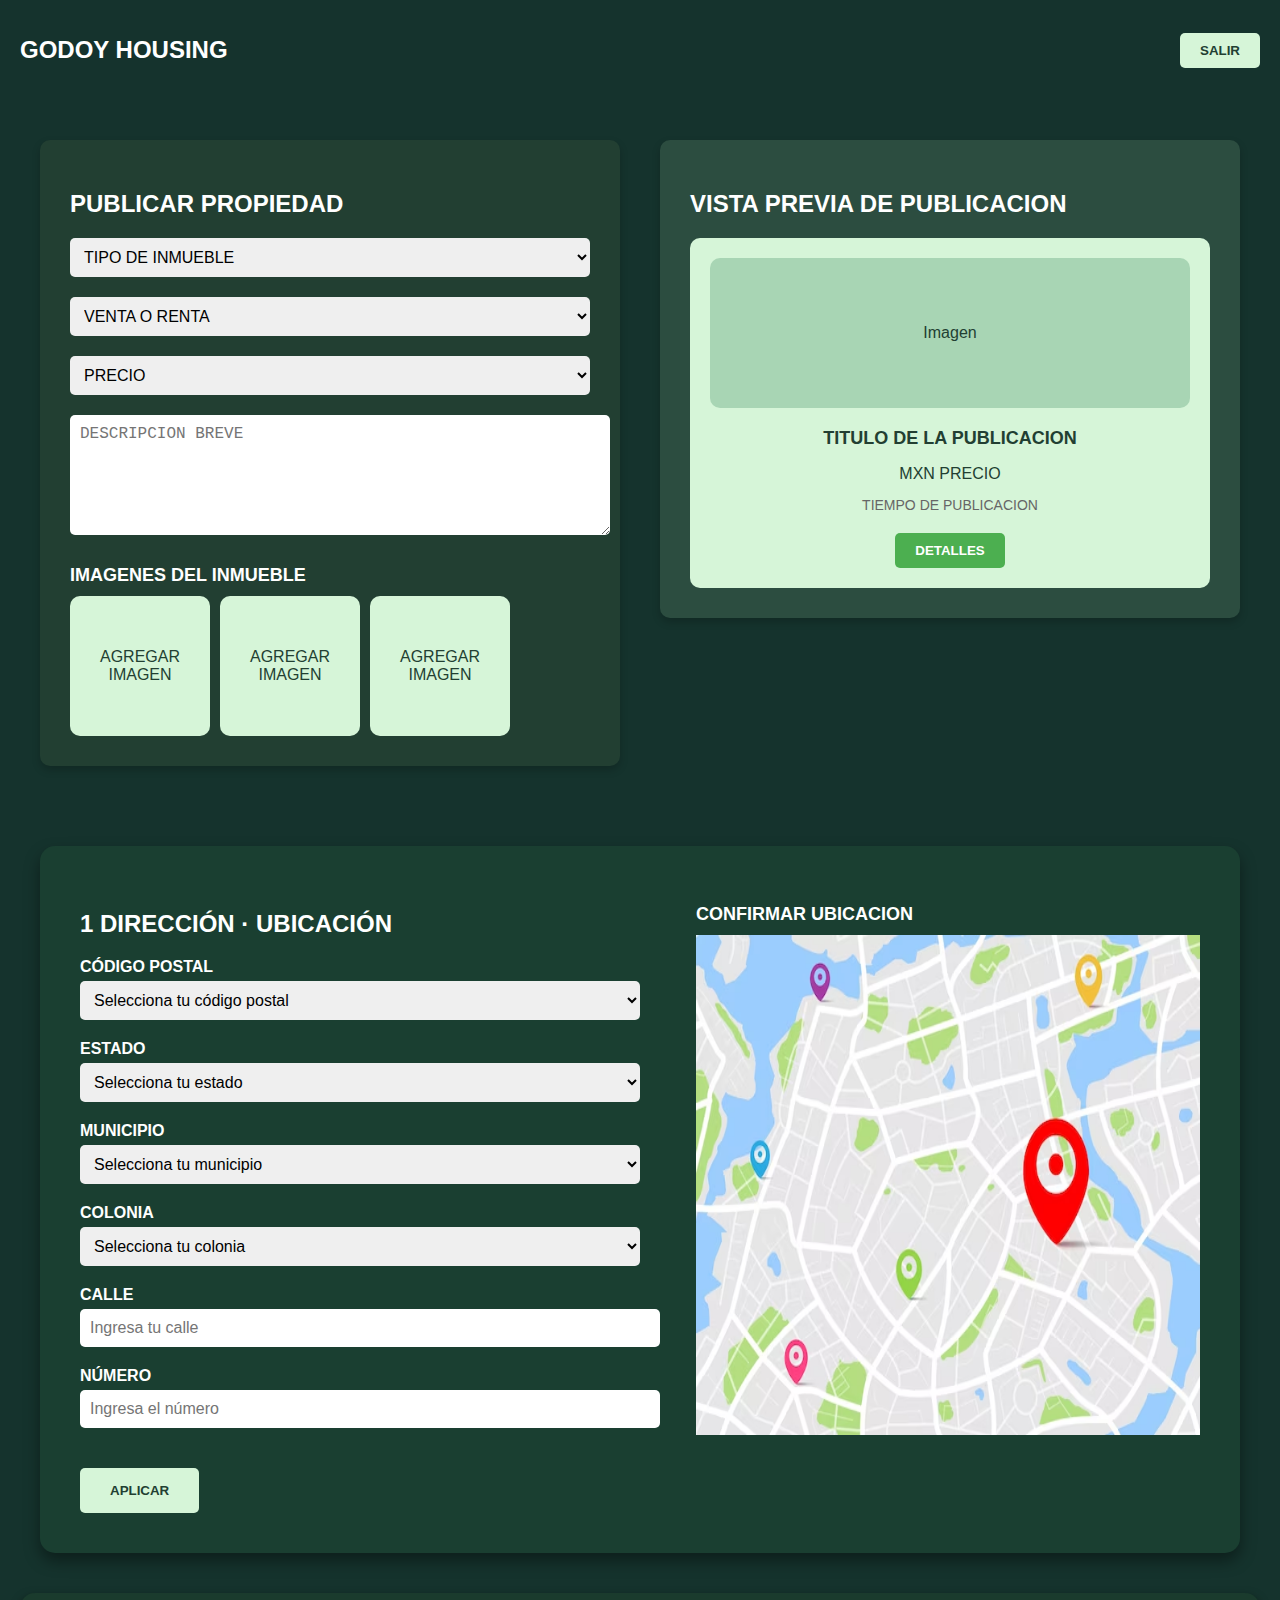
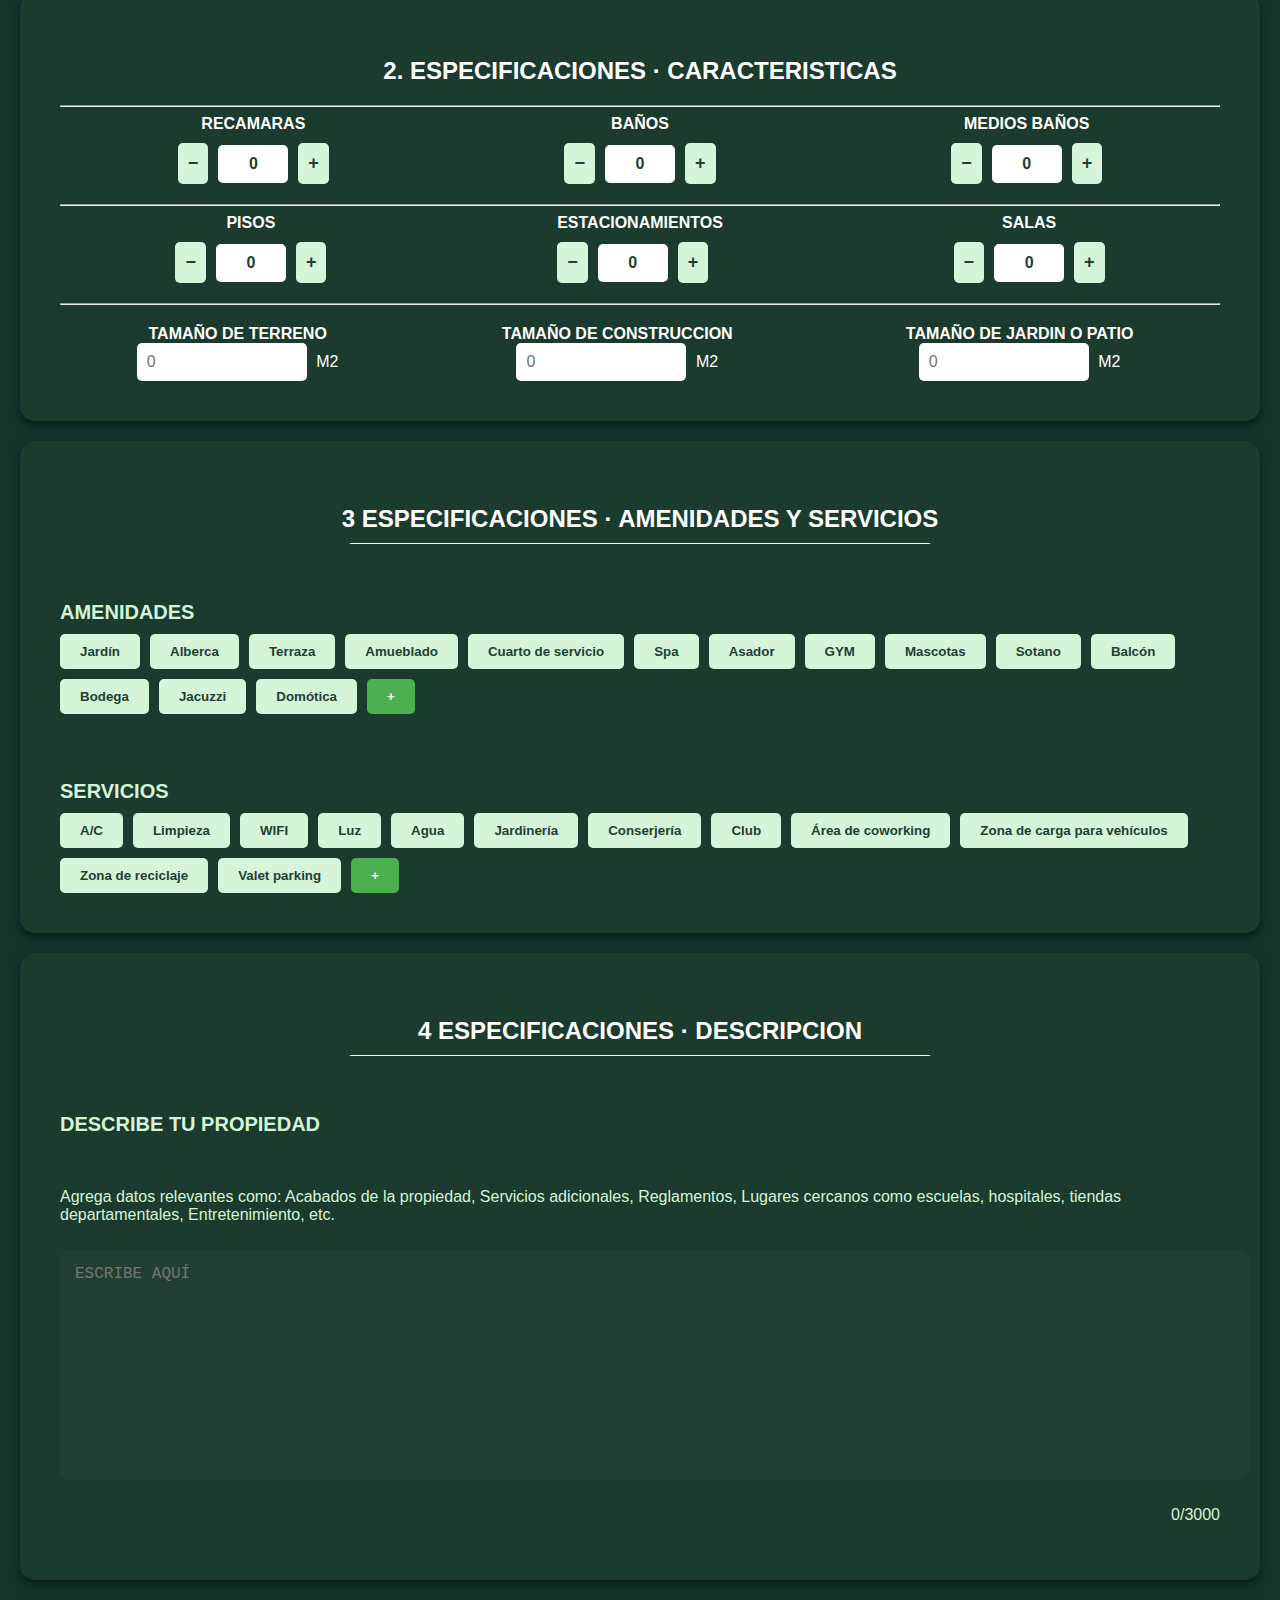
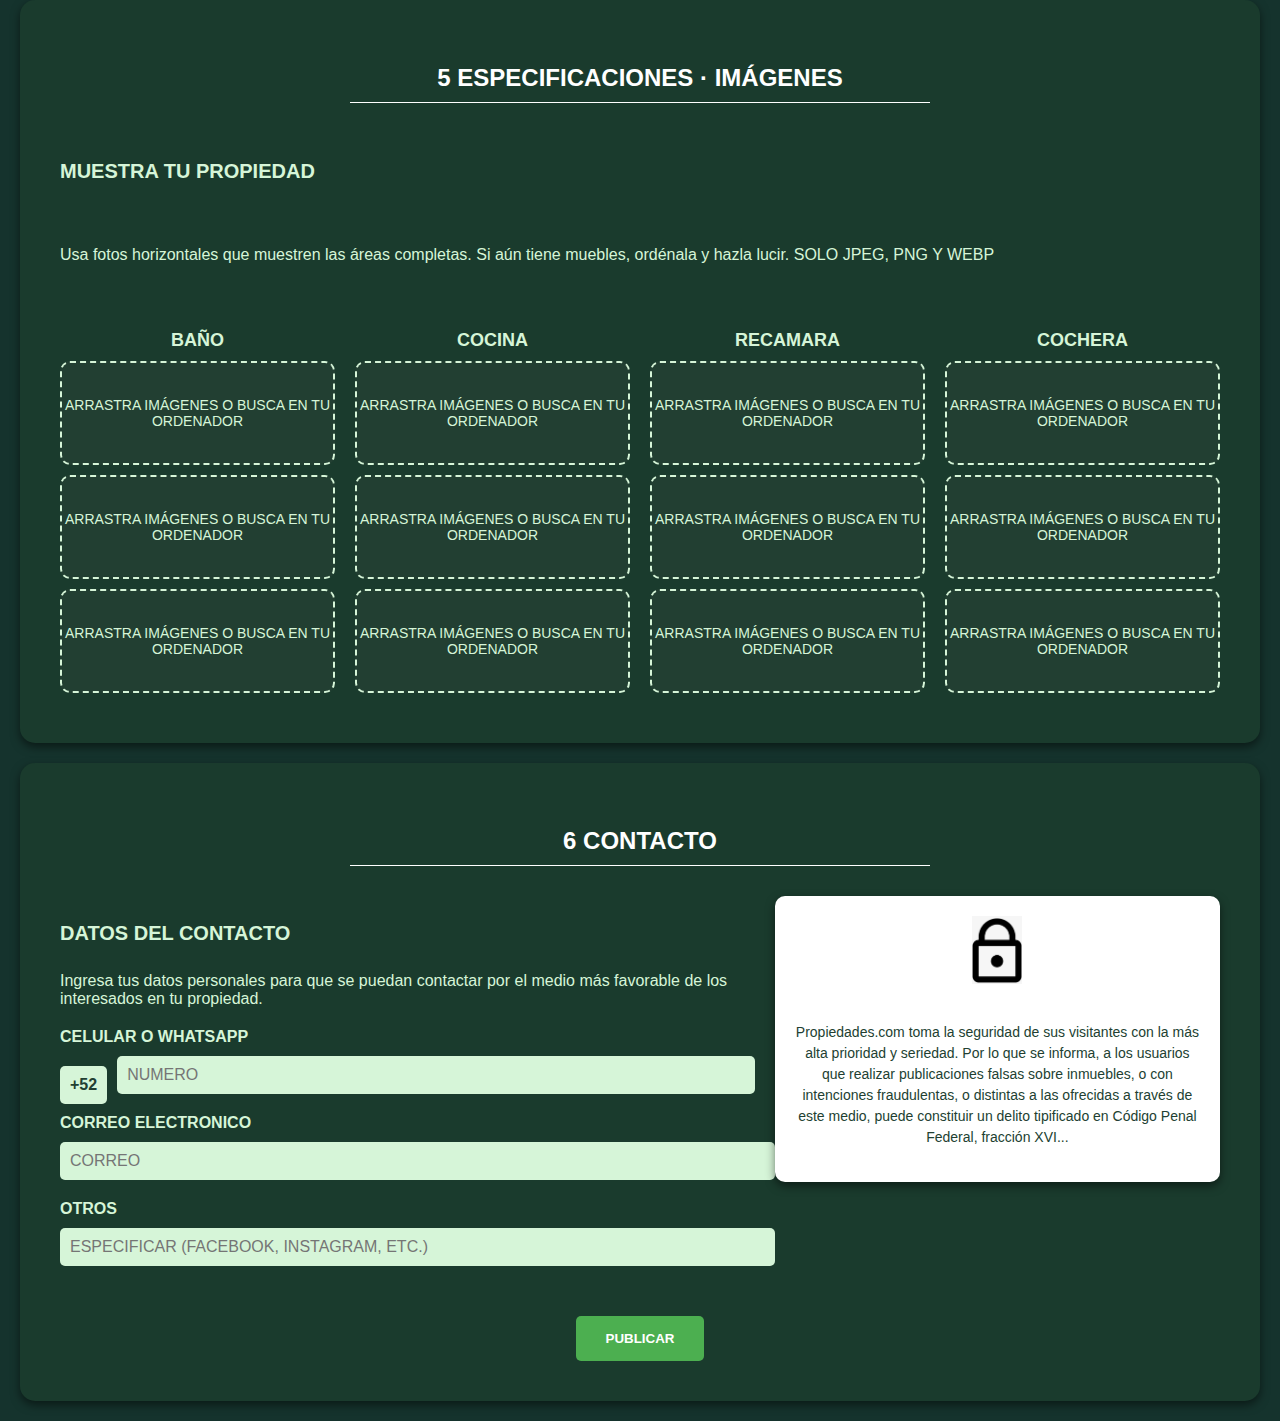
<file: publicar propiedad/publicar_propiedad.html>
<!DOCTYPE html>
<html lang="es">
<head>
    <meta charset="UTF-8">
    <meta name="viewport" content="width=device-width, initial-scale=1.0">
    <title>Publicar Propiedad - Godoy Housing</title>
    <link rel="stylesheet" href="publicar_propiedad.css">
</head>
<body>
    <header class="header">
        <div class="logo">
            <h1>GODOY HOUSING</h1>
        </div>
        <button class="logout-btn">SALIR</button>
    </header>
    <main class="publish-container">
        <section class="form-section">
            <h2>PUBLICAR PROPIEDAD</h2>
            <div class="form-group">
                <select class="input-field">
                    <option value="" disabled selected>TIPO DE INMUEBLE</option>
                    <option value="casa">Casa</option>
                    <option value="departamento">Departamento</option>
                    <option value="terreno">Terreno</option>
                </select>
                <select class="input-field">
                    <option value="" disabled selected>VENTA O RENTA</option>
                    <option value="venta">Venta</option>
                    <option value="renta">Renta</option>
                </select>
                <select class="input-field">
                    <option value="" disabled selected>PRECIO</option>
                    <option value="$50,000-$100,000">$50,000-$100,000</option>
                    <option value="$100,000-$500,000">$100,000-$500,000</option>
                </select>
                <textarea class="input-field" placeholder="DESCRIPCION BREVE"></textarea>
            </div>
            <h3>IMAGENES DEL INMUEBLE</h3>
            <div class="image-uploader">
                <div class="image-box">AGREGAR IMAGEN</div>
                <div class="image-box">AGREGAR IMAGEN</div>
                <div class="image-box">AGREGAR IMAGEN</div>
            </div>
        </section>
        <section class="preview-section">
            <h2>VISTA PREVIA DE PUBLICACION</h2>
            <div class="preview-card">
                <div class="preview-image">
                    <p>Imagen</p>
                </div>
                <div class="preview-info">
                    <p class="preview-title">TITULO DE LA PUBLICACION</p>
                    <p class="preview-price">MXN PRECIO</p>
                    <p class="preview-time">TIEMPO DE PUBLICACION</p>
                    <button class="details-btn">DETALLES</button>
                </div>
            </div>
        </section>        
    </main>
    <section class="location-section">
        <div class="location-form">
            <h3>1 DIRECCIÓN · UBICACIÓN</h3>
            <label for="postal-code">CÓDIGO POSTAL</label>
            <select id="postal-code">
                <option value="">Selecciona tu código postal</option>
            </select>
    
            <label for="state">ESTADO</label>
            <select id="state">
                <option value="">Selecciona tu estado</option>
            </select>
    
            <label for="municipality">MUNICIPIO</label>
            <select id="municipality">
                <option value="">Selecciona tu municipio</option>
            </select>
    
            <label for="colony">COLONIA</label>
            <select id="colony">
                <option value="">Selecciona tu colonia</option>
            </select>
    
            <label for="street">CALLE</label>
            <input type="text" id="street" placeholder="Ingresa tu calle">
    
            <label for="number">NÚMERO</label>
            <input type="text" id="number" placeholder="Ingresa el número">
    
            <button class="location-btn">APLICAR</button>
        </div>
        <div class="location-map">
            <h3>CONFIRMAR UBICACION</h3>
            <img src="map-image.avif" alt="Confirma tu ubicación">
        </div>
    </section>
    <section class="specifications-section">
        <h3 class="specifications-title">2. ESPECIFICACIONES · CARACTERISTICAS</h3>
        <hr>
        <div class="specifications-group">
            <div class="specification">
                <label for="recamaras">RECAMARAS</label>
                <div class="specification-controls">
                    <button class="specification-btn decrement" onclick="decrementValue('recamaras')">−</button>
                    <div id="recamaras" class="specification-value">0</div>
                    <button class="specification-btn increment" onclick="incrementValue('recamaras')">+</button>
                </div>
            </div>
            
            <div class="specification">
                <label for="baños">BAÑOS</label>
                <div class="specification-controls">
                    <button class="specification-btn" onclick="decrementValue('baños')">−</button>
                    <div id="baños" class="specification-value">0</div>
                    <button class="specification-btn" onclick="incrementValue('baños')">+</button>
                </div>
            </div>
            <div class="specification">
                <label for="Mbaños">MEDIOS BAÑOS</label>
                <div class="specification-controls">
                    <button class="specification-btn" onclick="decrementValue('Mbaños')">−</button>
                    <div id="Mbaños" class="specification-value">0</div>
                    <button class="specification-btn" onclick="incrementValue('Mbaños')">+</button>
                </div>
            </div>
        </div>
        <hr>
        <div class="specifications-group">
            <div class="specification">
                <label for="pisos">PISOS</label>
                <div class="specification-controls">
                    <button class="specification-btn" onclick="decrementValue('pisos')">−</button>
                    <div id="pisos" class="specification-value">0</div>
                    <button class="specification-btn" onclick="incrementValue('pisos')">+</button>
                </div>
            </div>
            <div class="specification">
                <label for="esta">ESTACIONAMIENTOS</label>
                <div class="specification-controls">
                    <button class="specification-btn" onclick="decrementValue('esta')">−</button>
                    <div id="esta" class="specification-value">0</div>
                    <button class="specification-btn" onclick="incrementValue('esta')">+</button>
                </div>
            </div>
            <div class="specification">
                <label for="salas">SALAS</label>
                <div class="specification-controls">
                    <button class="specification-btn" onclick="decrementValue('salas')">−</button>
                    <div id="salas" class="specification-value">0</div>
                    <button class="specification-btn" onclick="incrementValue('salas')">+</button>
                </div>
            </div>
        </div>
        <hr>
        <div class="size-inputs">
            <div class="size-input">
                <label>TAMAÑO DE TERRENO</label>
                <input type="text" placeholder="0">
                <span>M2</span>
            </div>
            <div class="size-input">
                <label>TAMAÑO DE CONSTRUCCION</label>
                <input type="text" placeholder="0">
                <span>M2</span>
            </div>
            <div class="size-input">
                <label>TAMAÑO DE JARDIN O PATIO</label>
                <input type="text" placeholder="0">
                <span>M2</span>
            </div>
        </div>
    </section>
    <section class="amenities-section">
        <h3 class="amenities-title">3 ESPECIFICACIONES · AMENIDADES Y SERVICIOS</h3>
        <hr class="amenities-title-hr">
        <div class="amenities-container">
            <div class="amenities-group">
                <h4>AMENIDADES</h4>
                <div class="amenity-options">
                    <button class="amenity-btn">Jardín</button>
                    <button class="amenity-btn">Alberca</button>
                    <button class="amenity-btn">Terraza</button>
                    <button class="amenity-btn">Amueblado</button>
                    <button class="amenity-btn">Cuarto de servicio</button>
                    <button class="amenity-btn">Spa</button>
                    <button class="amenity-btn">Asador</button>
                    <button class="amenity-btn">GYM</button>
                    <button class="amenity-btn">Mascotas</button>
                    <button class="amenity-btn">Sotano</button>
                    <button class="amenity-btn">Balcón</button>
                    <button class="amenity-btn">Bodega</button>
                    <button class="amenity-btn">Jacuzzi</button>
                    <button class="amenity-btn">Domótica</button>
                    <button class="amenity-btn add-btn">+</button>
                </div>
            </div>
            <div class="amenities-group">
                <h4>SERVICIOS</h4>
                <div class="amenity-options">
                    <button class="amenity-btn">A/C</button>
                    <button class="amenity-btn">Limpieza</button>
                    <button class="amenity-btn">WIFI</button>
                    <button class="amenity-btn">Luz</button>
                    <button class="amenity-btn">Agua</button>
                    <button class="amenity-btn">Jardinería</button>
                    <button class="amenity-btn">Conserjería</button>
                    <button class="amenity-btn">Club</button>
                    <button class="amenity-btn">Área de coworking</button>
                    <button class="amenity-btn">Zona de carga para vehículos</button>
                    <button class="amenity-btn">Zona de reciclaje</button>
                    <button class="amenity-btn">Valet parking</button>
                    <button class="amenity-btn add-btn">+</button>
                </div>
            </div>
        </div>
    </section>
    <section class="description-section">
        <h3 class="description-title">4 ESPECIFICACIONES · DESCRIPCION</h3>
        <hr class="description-title-hr">
        <div class="description-container">
            <h4>DESCRIBE TU PROPIEDAD</h4>
            <p>Agrega datos relevantes como: Acabados de la propiedad, Servicios adicionales, Reglamentos, Lugares cercanos como escuelas, hospitales, tiendas departamentales, Entretenimiento, etc.</p>
            <textarea class="description-textarea" placeholder="ESCRIBE AQUÍ"></textarea>
            <p class="character-count">0/3000</p>
        </div>
    </section>
    <section class="images-section">
        <h3 class="images-title">5 ESPECIFICACIONES · IMÁGENES</h3>
        <hr class="images-title-hr">
        <div class="images-container">
            <h4>MUESTRA TU PROPIEDAD</h4>
            <p>Usa fotos horizontales que muestren las áreas completas. Si aún tiene muebles, ordénala y hazla lucir. SOLO JPEG, PNG Y WEBP</p>
            <div class="images-grid">
                <div class="image-category">
                    <h5>BAÑO</h5>
                    <div class="image-upload-box"></div>
                    <div class="image-upload-box"></div>
                    <div class="image-upload-box"></div>
                </div>
                <div class="image-category">
                    <h5>COCINA</h5>
                    <div class="image-upload-box"></div>
                    <div class="image-upload-box"></div>
                    <div class="image-upload-box"></div>
                </div>
                <div class="image-category">
                    <h5>RECAMARA</h5>
                    <div class="image-upload-box"></div>
                    <div class="image-upload-box"></div>
                    <div class="image-upload-box"></div>
                </div>
                <div class="image-category">
                    <h5>COCHERA</h5>
                    <div class="image-upload-box"></div>
                    <div class="image-upload-box"></div>
                    <div class="image-upload-box"></div>
                </div>
            </div>
        </div>
    </section>
    <section class="contact-section">
        <h3 class="contact-title">6 CONTACTO</h3>
        <hr class="contact-title-hr">
        <div class="contact-container">
            <div class="contact-form">
                <h4>DATOS DEL CONTACTO</h4>
                <p>Ingresa tus datos personales para que se puedan contactar por el medio más favorable de los interesados en tu propiedad.</p>
                
                <label for="whatsapp">CELULAR O WHATSAPP</label>
                <div class="phone-input">
                    <span>+52</span>
                    <input type="text" id="whatsapp" placeholder="NUMERO">
                </div>
    
                <label for="email">CORREO ELECTRONICO</label>
                <input type="email" id="email" placeholder="CORREO">
    
                <label for="other">OTROS</label>
                <input type="text" id="other" placeholder="ESPECIFICAR (FACEBOOK, INSTAGRAM, ETC.)">
            </div>
    
            <div class="security-info">
                <img src="lock-icon.png" alt="Security">
                <p>
                    Propiedades.com toma la seguridad de sus visitantes con la más alta prioridad y seriedad. Por lo que se informa, a los usuarios que realizar publicaciones falsas sobre inmuebles, o con intenciones fraudulentas, o distintas a las ofrecidas a través de este medio, puede constituir un delito tipificado en Código Penal Federal, fracción XVI...
                </p>
            </div>
        </div>
        <button class="publish-btn">PUBLICAR</button>
    </section>
    
    
    <script>
        function incrementValue(elementId) {
            const valueElement = document.getElementById(elementId);
            let currentValue = parseInt(valueElement.innerText);
            currentValue += 1;
            valueElement.innerText = currentValue;
        }
    
        function decrementValue(elementId) {
            const valueElement = document.getElementById(elementId);
            let currentValue = parseInt(valueElement.innerText);
            if (currentValue > 0) {
                currentValue -= 1;
            }
            valueElement.innerText = currentValue;
        }
    </script>
    
</body>
</html>
</file>
<file: admin/styles.css>
/* General Styles */
body {
    font-family: Arial, sans-serif;
    margin: 0;
    padding: 0;
    background-color: #15332d;
    color: #ffffff;
    overflow-x: hidden; /* Previene desplazamiento horizontal no deseado */
}

/* Header */
.header {
    display: flex;
    justify-content: space-between; /* Asegura que los elementos del header estén bien distribuidos */
    align-items: center;
    padding: 20px 40px;
    background-color: transparent; /* Encabezado transparente */
    position: absolute; /* El header flota sobre la imagen */
    top: 0;
    left: 0;
    width: 100%; /* Asegura que ocupe todo el ancho */
    z-index: 10; /* Garantiza que esté encima de otros elementos */
    box-sizing: border-box; /* Asegura que el padding no afecte el ancho total */
}

.header .logo h1 {
    display: none;
    font-size: 24px;
    color: #ffffff;
    margin: 0; /* Elimina márgenes innecesarios */
}

.header .nav {
    display: flex;
    gap: 15px; /* Espacio uniforme entre los botones */
}

.header .nav a {
    text-decoration: none;
    color: #223f32;
    font-weight: bold;
    background-color: #d6f5d8;
    padding: 10px 20px;
    border-radius: 20px;
    transition: transform 0.3s ease, background-color 0.3s ease;
}

.header .nav a:hover {
    transform: scale(1.1); /* Efecto de agrandamiento */
    background-color: #a0d7a5; /* Cambia el color al pasar el cursor */
}

/* Main Section */
.background-image {
    height: 100vh; /* Cubre toda la altura de la ventana */
    background: url('background.jpg') no-repeat center center/cover;
    display: flex;
    justify-content: center;
    align-items: center;
    position: relative;
}

.search-container {
    text-align: center;
    background-color: rgba(0, 0, 0, 0.5); /* Fondo semitransparente */
    padding: 20px;
    border-radius: 10px;
}

.search-container h2 {
    font-size: 36px;
    color: #ffffff;
    margin-bottom: 20px;
}

.search-container input {
    padding: 10px;
    font-size: 16px;
    width: 300px;
    border: none;
    border-radius: 5px;
    margin-right: 10px;
}

.search-container .search-btn {
    padding: 10px 15px;
    font-size: 16px;
    color: #ffffff;
    background-color: #223f32;
    border: none;
    border-radius: 5px;
    cursor: pointer;
}

/* Options Section */
/* Options Section */
.options {
    display: grid;
    grid-template-columns: repeat(3, 1fr); /* Tres columnas */
    gap: 20px; /* Espaciado entre las opciones */
    background-color: #DBF0DD; /* Fondo verde claro */
    padding: 30px; /* Espaciado interno */
    margin: 20px auto; /* Centrado en la página */
    width: 90%; /* Ancho máximo */
    border-radius: 15px; /* Bordes redondeados */
    box-shadow: 0 4px 10px rgba(0, 0, 0, 0.2); /* Sombra para dar relieve */
}

.option {
    background-color: #ffffff; /* Fondo blanco */
    color: #223f32; /* Color del texto */
    padding: 15px; /* Espaciado interno */
    border-radius: 10px; /* Bordes redondeados */
    display: flex;
    flex-direction: column;
    align-items: center;
    justify-content: center;
    box-shadow: 0 2px 5px rgba(0, 0, 0, 0.1); /* Sombra ligera */
    transition: transform 0.3s ease, box-shadow 0.3s ease;
}

.option:hover {
    transform: scale(1.05); /* Efecto de agrandamiento al pasar el cursor */
    box-shadow: 0 4px 15px rgba(0, 0, 0, 0.2); /* Sombra más prominente */
}

.option p {
    margin-bottom: 10px; /* Espaciado debajo del texto */
    font-size: 16px; /* Tamaño de fuente */
    font-weight: bold; /* Negrita */
    text-align: center; /* Centrado */
}

.option select {
    width: 100%; /* Toma todo el ancho disponible */
    padding: 8px; /* Espaciado interno */
    font-size: 14px; /* Tamaño de la fuente */
    color: #223f32; /* Color del texto */
    background-color: #f9f9f9; /* Fondo del select */
    border: 1px solid #cccccc; /* Borde del select */
    border-radius: 5px; /* Bordes redondeados */
    outline: none; /* Elimina el borde azul al seleccionar */
    transition: border-color 0.3s ease;
}

.option select:focus {
    border-color: #a0d7a5; /* Cambia el color del borde al enfocar */
}


/* Footer */
.footer {
    background-color: #15332d; /* Fondo verde oscuro */
    color: #ffffff; /* Texto blanco */
    padding: 40px 20px; /* Espaciado interno */
    display: grid;
    grid-template-columns: 1fr 1fr 1fr 1fr; /* Cuatro columnas */
    gap: 20px; /* Espacio entre columnas */
    text-align: left; /* Texto alineado a la izquierda */
}

.footer h2, .footer h3 {
    color: #ffffff; /* Títulos en verde claro */
    margin-bottom: 10px; /* Espaciado debajo de los títulos */
}

.footer-info {
    font-size: 14px; /* Tamaño de texto del bloque de información */
    line-height: 1.6; /* Altura de línea para mejor legibilidad */
}

.footer-links ul {
    list-style: none; /* Elimina los puntos de la lista */
    padding: 0; /* Elimina el espaciado interno */
}

.footer-links ul li {
    margin: 5px 0; /* Espaciado entre elementos de la lista */
}

.footer-links ul li a {
    color: #ffffff; /* Texto blanco */
    text-decoration: none; /* Sin subrayado */
    transition: color 0.3s ease; /* Efecto de transición al pasar el cursor */
}

.footer-links ul li a:hover {
    color: #a0d7a5; /* Cambia el color del enlace al pasar el cursor */
}

.footer-social a {
    color: #ffffff; /* Iconos blancos */
    font-size: 24px; /* Tamaño de los iconos */
    margin-right: 15px; /* Espaciado entre los iconos */
    text-decoration: none; /* Sin subrayado */
    transition: color 0.3s ease;
}

.footer-social a:hover {
    color: #a0d7a5; /* Cambia el color de los iconos al pasar el cursor */
}

.footer-location p {
    font-size: 14px; /* Tamaño del texto */
    line-height: 1.6; /* Altura de línea */
    color: #ffffff; /* Texto blanco */
}

/* social .social-icons */
.footer-social {
    display: block;
    justify-content: center;
    gap: 15px;
}

.footer-social .social-link img {
    width: 30px;
    height: 30px;
    transition: transform 0.3s ease, opacity 0.3s ease;
}

.footer-social .social-link img:hover {
    transform: scale(1.2);
    opacity: 0.8;
}
</file>
<file: cita/calendar.css>
/* General Styles */
body {
    font-family: Arial, sans-serif;
    margin: 0;
    padding: 0;
    background-color: #15332d;
    color: #ffffff;
    display: flex;
    flex-direction: column;
    height: 100vh;
}

/* Header */
.header {
    display: flex;
    justify-content: space-between;
    align-items: center;
    padding: 20px;
    background-color: #051F20;
}

.header .logo h1 {
    font-size: 24px;
    color: #ffffff;
    margin: 0;
}

.header h2 {
    font-size: 18px;
    font-weight: normal;
    color: #ffffff;
}

.logout {
    background-color: #d6f5d8;
    color: #223f32;
    padding: 10px 20px;
    border: none;
    border-radius: 20px;
    cursor: pointer;
    font-weight: bold;
}

/* Main Container */
.main-container {
    display: flex;
    flex: 1;
    padding: 20px;
    gap: 20px;
}

/* Calendar Section */
.calendar-section {
    flex: 3;
    background-color: #d6f5d8;
    padding: 20px;
    border-radius: 10px;
    display: flex;
    flex-direction: column;
}

.calendar-section h3 {
    margin-bottom: 20px;
    color: #223f32;
    font-size: 16px;
    text-align: center;
}

.calendar {
    display: grid;
    grid-template-columns: repeat(7, 1fr); /* 7 días por semana */
    gap: 5px;
}

.day {
    background-color: #ffffff;
    color: #223f32;
    padding: 15px;
    text-align: center;
    border-radius: 5px;
    cursor: pointer;
    transition: transform 0.2s, background-color 0.2s;
}

.day:hover {
    background-color: #a0d7a5;
    transform: scale(1.05);
}

/* Time Section */
.time-section {
    flex: 1;
    background-color: #223f32;
    padding: 20px;
    border-radius: 10px;
    display: flex;
    flex-direction: column;
    gap: 10px;
}

.time-slot {
    background-color: #d6f5d8;
    color: #223f32;
    padding: 10px;
    text-align: center;
    border-radius: 5px;
    cursor: pointer;
    transition: transform 0.2s, background-color 0.2s;
}

.time-slot:hover {
    background-color: #a0d7a5;
    transform: scale(1.05);
}

/* Footer */
footer {
    display: flex;
    justify-content: center;
    padding: 20px;
    background-color: #15332d;
}

.create-btn {
    background-color: #d6f5d8;
    color: #223f32;
    padding: 10px 20px;
    border: none;
    border-radius: 10px;
    font-weight: bold;
    cursor: pointer;
    font-size: 16px;
    transition: background-color 0.2s;
}

.create-btn:hover {
    background-color: #a0d7a5;
}
</file>
<file: login/estilos.css>
@import url('https://fonts.googleapis.com/css2?family=Montserrat:wght@300;400;500;600;700&display=swap');

*{
    margin: 0;
    padding: 0;
    box-sizing: border-box;
    font-family: 'Montserrat', sans-serif;
}

body{
    background-color: #c9d6ff;
    background: linear-gradient(to right, #e2e2e2, #c9d6ff);
    display: flex;
    align-items: center;
    justify-content: center;
    flex-direction: column;
    height: 100vh;
}

.container{
    background-color: #fff;
    border-radius: 30px;
    box-shadow: 0 5px 15px rgba(0, 0, 0, 0.35);
    position: relative;
    overflow: hidden;
    width: 768px;
    max-width: 100%;
    min-height: 480px;
}

.container p{
    font-size: 14px;
    line-height: 20px;
    letter-spacing: 0.3px;
    margin: 20px 0;
}

.container span{
    font-size: 12px;
}

.container a{
    color: #333;
    font-size: 13px;
    text-decoration: none;
    margin: 15px 0 10px;
}

.container button{
    background-color: #15332D;
    color: #fff;
    font-size: 12px;
    padding: 10px 45px;
    border: 1px solid transparent;
    border-radius: 8px;
    font-weight: 600;
    letter-spacing: 0.5px;
    text-transform: uppercase;
    margin-top: 10px;
    cursor: pointer;
}

.container button.hidden{
    background-color: transparent;
    border-color: #fff;
}

.container form{
    background-color: #fff;
    display: flex;
    align-items: center;
    justify-content: center;
    flex-direction: column;
    padding: 0 40px;
    height: 100%;
}

.container input{
    background-color: #eee;
    border: none;
    margin: 8px 0;
    padding: 10px 15px;
    font-size: 13px;
    border-radius: 8px;
    width: 100%;
    outline: none;
}

.form-container{
    position: absolute;
    top: 0;
    height: 100%;
    transition: all 0.6s ease-in-out;
}

.sign-in{
    left: 0;
    width: 50%;
    z-index: 2;
}

.container.active .sign-in{
    transform: translateX(100%);
}

.sign-up{
    left: 0;
    width: 50%;
    opacity: 0;
    z-index: 1;
}

.container.active .sign-up{
    transform: translateX(100%);
    opacity: 1;
    z-index: 5;
    animation: move 0.6s;
}

@keyframes move{
    0%, 49.99%{
        opacity: 0;
        z-index: 1;
    }
    50%, 100%{
        opacity: 1;
        z-index: 5;
    }
}


.toggle-container{
    position: absolute;
    top: 0;
    left: 50%;
    width: 50%;
    height: 100%;
    overflow: hidden;
    transition: all 0.6s ease-in-out;
    border-radius: 150px 0 0 100px;
    z-index: 1000;
}

.container.active .toggle-container{
    transform: translateX(-100%);
    border-radius: 0 150px 100px 0;
}

.toggle{
    background-color: #15332D;
    height: 100%;
    background: linear-gradient(to right, #15332D, #15332D);
    color: #fff;
    position: relative;
    left: -100%;
    height: 100%;
    width: 200%;
    transform: translateX(0);
    transition: all 0.6s ease-in-out;
}

.container.active .toggle{
    transform: translateX(50%);
}

.toggle-panel{
    position: absolute;
    width: 50%;
    height: 100%;
    display: flex;
    align-items: center;
    justify-content: center;
    flex-direction: column;
    padding: 0 30px;
    text-align: center;
    top: 0;
    transform: translateX(0);
    transition: all 0.6s ease-in-out;
}

.toggle-left{
    transform: translateX(-200%);
}

.container.active .toggle-left{
    transform: translateX(0);
}

.toggle-right{
    right: 0;
    transform: translateX(0);
}

.container.active .toggle-right{
    transform: translateX(200%);
}
</file>
<file: product page/styles.css>
body{
    background-color: #15332d;
}
.todo {
    font-family: Arial, sans-serif;
    color: #ffffff;
    margin: 0;
    padding: 0;
    display: flex;
    justify-content: center;
    align-items: center;
    height: 100vh;
}

.header h1 {
    position: absolute;
    font-size: 24px;
    margin-bottom: 10px;
    color: #ffff;
    justify-content: none;
    align-items: none;
}

.container {
    text-align: center;
}

h2 {
    font-size: 18px;
    margin-bottom: 20px;
    color: #ffffff;
}

.property-types {
    display: grid;
    grid-template-columns: repeat(3, 1fr);
    gap: 20px;
    justify-items: center;
}

.property-card {
    background-color: #d6f5d8;
    border-radius: 10px;
    padding: 20px;
    text-align: center;
    width: 150px;
    height: 150px;
    display: flex;
    flex-direction: column;
    justify-content: center;
    align-items: center;
    transition: transform 0.3s;
    color: #223f32;
}

.property-card img {
    width: 120px;
    height: 120px;
    margin-bottom: 1px;
}

.property-card a {
    color: #223f32;
    text-decoration: none;
    font-size: 14px;
    font-weight: bold;
}

.property-card:hover {
    transform: scale(1.1);
    background-color: #DBF0DD;
}
</file>
<file: shopping cart detalles/property-details.css>
/* General */
body {
    font-family: Arial, sans-serif;
    margin: 0;
    padding: 0;
    background-color: #15332d;
    color: #ffffff;
}

header {
    display: flex;
    justify-content: space-between;
    padding: 5px;
    background-color: #15332d;
    align-items: center; 
}

header h1 {
    font-size: 24px;
}

header .back-btn {
    color: #ffffff;
    text-decoration: none;
    font-size: 16px;
}
/* Título */
.property-header h2{
   padding-left: 130px;
   text-align: left;
}
.property-header p { 
    display: block; /* Permite aplicar ancho y altura al elemento */
    margin: 0 auto; /* Centra el bloque horizontalmente si se especifica un ancho */
    background-color: orange; /* Color de fondo */
    width: 15%; /* Ancho del bloque (ajústalo según tus necesidades) */
    text-align: center; /* Alinea el texto hacia la derecha dentro del bloque */
    padding: 10px; /* Espaciado interno */
    
   
}

/* Slider */
.slider-container {
    position: relative;
    margin: 20px auto;
    max-width: 80%;
    text-align: center;
}

.slider {
    position: relative;
    overflow: hidden;
    border-radius: 10px;
}

.slider img {
    width: 100%;
    display: none;
    transition: opacity 0.5s ease-in-out;
}

.slider img.active {
    display: block;
    opacity: 1;
}

.slider-btn {
    position: absolute;
    top: 50%;
    transform: translateY(-50%);
    background-color: rgba(0, 0, 0, 0.5);
    color: #ffffff;
    border: none;
    font-size: 20px;
    cursor: pointer;
    padding: 10px;
    border-radius: 50%;
}

.prev {
    left: 10px;
}

.next {
    right: 10px;
}

/* Miniaturas */
.thumbnails {
    display: flex;
    justify-content: center;
    gap: 10px;
    margin-top: 10px;
}

.thumbnails img {
    width: 100px;
    height: 70px;
    object-fit: cover;
    border-radius: 5px;
    cursor: pointer;
    opacity: 0.6;
    transition: opacity 0.3s;
}

.thumbnails img.active {
    opacity: 1;
    border: 2px solid #a0d7a5;
}

/* Descripción */
.description {
    padding: 20px;
    text-align: center;
}

.tags button {
    background-color: #d6f5d8;
    color: #223f32;
    border: none;
    padding: 5px 10px;
    margin: 5px;
    border-radius: 10px;
    cursor: pointer;
}
/* Sección de Características */
.features {
    background-color: #86AD92; /* Fondo verde claro */
    color: #223f32; /* Texto verde oscuro */
    padding: 20px;
    border-radius: 10px;
    margin: 20px auto;
    width: 90%;
    text-align: center;
}

.features h3 {
    font-size: 25px;
    font-weight: bold;
    margin-bottom: 20px;
}

.features-grid {
    display: grid;
    grid-template-columns: repeat(3, 1fr);
    gap: 20px;
}

.feature {
    text-align: center;
}

.feature img {
    width: 80px;
    height: 80px;
    margin-bottom: 2px;
}

.feature p {
    font-size: 14px;
    font-weight: bold;
    margin-bottom: 5px;
}

.feature span {
    font-size: 16px;
    font-weight: bold;
    color: #223f32;
}

/* Información de Contacto */
.contact-info {
    background-color: #86AD92; /* Fondo verde claro */
    color: #223f32; /* Texto verde oscuro */
    padding: 20px;
    border-radius: 10px;
    margin: 20px auto;
    width: 90%;
    text-align: center;
}

.contact-info h3 {
    font-size: 18px;
    font-weight: bold;
    margin-bottom: 15px;
}

.contact-details {
    margin-bottom: 20px;
}

.contact-details .phone,
.contact-details .email {
    background-color: #223f32; /* Fondo verde oscuro */
    color: #ffffff;
    padding: 10px 20px;
    border-radius: 10px;
    margin: 10px auto;
    display: inline-block;
    font-size: 14px;
    font-weight: bold;
}

.social-icons {
    display: flex;
    justify-content: center;
    gap: 15px;
}

.social-icons .social-link img {
    width: 30px;
    height: 30px;
    transition: transform 0.3s ease, opacity 0.3s ease;
}

.social-icons .social-link img:hover {
    transform: scale(1.2);
    opacity: 0.8;
}
/* Sección "VER MÁS" */
.more-properties {
    margin: 20px auto;
    width: 90%;
    text-align: center;
}

.more-properties h3 {
    font-size: 18px;
    font-weight: bold;
    margin-bottom: 20px;
    color: #ffffff;
}

.properties-grid {
    display: flex;
    justify-content: space-between;
    gap: 20px;
    flex-wrap: wrap;
}

.property-card {
    background-color: #ffffff; /* Fondo blanco */
    color: #223f32; /* Texto verde oscuro */
    border-radius: 10px;
    overflow: hidden;
    box-shadow: 0 4px 8px rgba(0, 0, 0, 0.2);
    width: 30%;
    text-align: left;
}

.property-card img {
    width: 100%;
    height: 150px;
    object-fit: cover;
}

.property-info {
    padding: 15px;
}

.property-info .label {
    display: inline-block;
    padding: 5px 10px;
    border-radius: 5px;
    font-size: 12px;
    color: #ffffff;
    margin-bottom: 10px;
}

.property-info .renta {
    background-color: #ffa726; /* Naranja para Renta */
}

.property-info .venta {
    background-color: #4caf50; /* Verde para Venta */
}

.property-info p {
    margin: 5px 0;
    font-size: 14px;
}

.property-info .price {
    font-weight: bold;
    font-size: 16px;
    margin-bottom: 10px;
}

.property-info .details-btn {
    display: inline-block;
    background-color: #d6f5d8;
    color: #223f32;
    padding: 8px 15px;
    border-radius: 5px;
    text-align: center;
    border: none;
    cursor: pointer;
    font-weight: bold;
    font-size: 14px;
    transition: background-color 0.3s ease;
}

.property-info .details-btn:hover {
    background-color: #a0d7a5;
}
</file>
<file: shopping cart/properties.css>
/* General Styles */
body {
    font-family: Arial, sans-serif;
    margin: 0;
    padding: 0;
    background-color: #15332d;
    color: #ffffff;
}

/* Header */
.header {
    display: flex;
    justify-content: space-between;
    align-items: center;
    padding: 20px;
    background-color: #15332d;
}

.header .logo h1 {
    font-size: 24px;
    color: #ffffff;
}

.main-container {
    display: flex; /* Hace que los elementos hijos se posicionen en fila */
    align-items: flex-start; /* Alinea los elementos en la parte superior */
    gap: 20px; /* Espaciado entre los filtros y las propiedades */
    padding: 20px;
    margin: 0 auto; /* Centra el contenedor en la página */
    max-width: 1200px; /* Ancho máximo del contenido */
}
.search-bar {
    display: flex;
    gap: 10px;
}

.search-bar input {
    padding: 10px;
    font-size: 16px;
    border: none;
    border-radius: 5px;
    width: 300px;
}

.search-btn, .location-btn {
    background-color: #d6f5d8;
    color: #223f32;
    padding: 10px 20px;
    border: none;
    border-radius: 5px;
    cursor: pointer;
    font-weight: bold;
}

/* Sidebar de Filtros */
.filters {
    flex: 1; /* Ocupa una porción fija del espacio */
    background-color: #d6f5d8;
    padding: 20px;
    border-radius: 10px;
}


.filters h3 {
    margin-bottom: 20px;
    color: #223f32;
}

.filter-group {
    margin-bottom: 40px;
}

.filter-group p {
    font-weight: bold;
    margin-bottom: 10px;
    color: #223f32;
}

.options button, .tags button {
    background-color: #ffffff;
    color: #223f32;
    padding: 5px 10px;
    border: none;
    border-radius: 5px;
    margin-right: 5px;
    cursor: pointer;
}

/* Propiedades */
.properties {
    flex: 3; /* Ocupa tres veces el espacio del sidebar */
    display: grid; /* Utiliza un grid layout */
    grid-template-columns: repeat(3, 1fr); /* Tres columnas */
    gap: 20px; /* Espaciado entre las tarjetas */
}

.property-card {
    background-color: #ffffff;
    color: #223f32;
    border-radius: 10px;
    overflow: hidden;
    box-shadow: 0 4px 8px rgba(0, 0, 0, 0.2);
}

.property-card img {
    width: 100%;
    height: 150px;
    object-fit: cover;
}

.property-info {
    padding: 10px;
}

.label {
    display: inline-block;
    padding: 5px 10px;
    border-radius: 5px;
    font-size: 12px;
    color: #ffffff;
    margin-bottom: 5px;
}

.venta {
    background-color: #4caf50;
}

.renta {
    background-color: #ff9800;
}

.price {
    font-weight: bold;
}

.time {
    font-size: 12px;
    color: #666666;
}

.property-info button {
    background-color: #d6f5d8;
    color: #223f32;
    padding: 5px 10px;
    border: none;
    border-radius: 5px;
    cursor: pointer;
}

.property-info button a{
    text-decoration: none;
    color: #223f32;
}
</file>
<file: homepage/homepage.css>
/* General Styles */
body {
    font-family: Arial, sans-serif;
    margin: 0;
    padding: 0;
    background-color: #15332d;
    color: #ffffff;
}

/* Header */
.header {
    display: flex;
    justify-content: space-between;
    align-items: center;
    padding: 20px;
    background-color: transparent; /* Cambiado para que el fondo del encabezado sea transparente */
    position: absolute;
    top: 0;
    width: 100%;
    z-index: 10;
    box-sizing: border-box;
}

.header .logo {
    text-align: center;
    flex-grow: 1;
}

.header .logo h1 {
    font-size: 48px;
    color: #ffffff;
    margin: 0;
    position: relative;
    left: 95%; /* Mover más a la derecha */
    top: 90px; /* Mover más hacia abajo */
    transform: translateX(-70%);
}

.nav-buttons {
    display: flex;
    gap: 10px;
}

.nav-btn {
    background-color: #d6f5d8;
    color: #223f32;
    padding: 10px 15px;
    border: none;
    border-radius: 5px;
    cursor: pointer;
    font-weight: bold;
    white-space: nowrap; /* Evitar que el texto se divida en varias líneas */
}

/* Hero Section */
.hero {
    background: url('background.jpg') center/cover no-repeat;
    height: 100vh;
    display: flex;
    align-items: center;
    justify-content: space-between;
    position: relative;
    color: #ffffff;
    text-align: center;
    padding: 0 50px;
    box-sizing: border-box;
}

.hero-content {
    max-width: 40%;
}

.hero-content h2 {
    font-size: 28px;
    text-align: left;
    line-height: 1.2;
    margin-bottom: 20px;
}

.search-options {
    display: flex;
    gap: 10px;
    margin-bottom: 20px;
}

.search-type {
    background-color: #d6f5d8;
    color: #223f32;
    padding: 10px;
    border: none;
    border-radius: 5px;
    cursor: pointer;
    font-weight: bold;
    transition: background-color 0.3s;
}

.search-type.active {
    background-color: #4caf50; /* Verde más oscuro para el activo */
}

.search-bar {
    display: flex;
    gap: 10px;
    align-items: center;
    width: 100%;
}

.search-bar input {
    padding: 10px;
    width: 400px; /* Alargado el campo de búsqueda */
    border: none;
    border-radius: 5px;
    font-size: 16px;
}

.search-btn {
    background-color: #d6f5d8;
    color: #223f32;
    padding: 10px 20px;
    border: none;
    border-radius: 5px;
    cursor: pointer;
    font-weight: bold;
}

.location-btn {
    background-color: #223f32;
    color: #ffffff;
    padding: 10px 20px;
    border: none;
    border-radius: 5px;
    cursor: pointer;
    font-weight: bold;
    margin-left: auto;
    position: absolute;
    right: 50px;
    top: 50%;
    transform: translateY(-50%);
}

/* Introduction Section */
.introduction {
    padding: 40px;
    text-align: center;
}

.introduction h3 {
    font-size: 24px;
    margin-bottom: 10px;
}

.introduction p {
    margin-bottom: 30px;
    font-size: 16px;
    color: #ffffff;
}

.property-options {
    display: grid;
    grid-template-columns: repeat(3, 1fr);
    gap: 20px;
    margin-bottom: 30px;
}

.property-box {
    background-color: #d6f5d8;
    color: #223f32;
    padding: 20px;
    border-radius: 10px;
    text-align: center;
    font-weight: bold;
    line-height: 1.5;
}

.view-properties-btn {
    background-color: #4caf50;
    color: #ffffff;
    padding: 15px 30px;
    border: none;
    border-radius: 5px;
    cursor: pointer;
    font-weight: bold;
    transition: background-color 0.3s;
}

.view-properties-btn:hover {
    background-color: #3e8e41; /* Más oscuro en hover */
}

/* Propiedades */
.properties {
    flex: 3; /* Ocupa tres veces el espacio del sidebar */
    display: grid; /* Utiliza un grid layout */
    grid-template-columns: repeat(3, 1fr); /* Tres columnas */
    gap: 20px; /* Espaciado entre las tarjetas */
}

.property-card {
    background-color: #ffffff;
    color: #223f32;
    border-radius: 10px;
    overflow: hidden;
    box-shadow: 0 4px 8px rgba(0, 0, 0, 0.2);
}

.property-card img {
    width: 100%;
    height: 150px;
    object-fit: cover;
}

.property-info {
    padding: 10px;
}

.label {
    display: inline-block;
    padding: 5px 10px;
    border-radius: 5px;
    font-size: 12px;
    color: #ffffff;
    margin-bottom: 10px;
}

.venta {
    background-color: #4caf50;
}

.renta {
    background-color: #ff9800;
}

.price {
    font-weight: bold;
}

.time {
    font-size: 12px;
    color: #666666;
}

.property-info button {
    background-color: #d6f5d8;
    color: #223f32;
    padding: 5px 10px;
    border: none;
    border-radius: 5px;
    cursor: pointer;
}

.property-info button a {
    text-decoration: none;
    color: #223f32;
}
/* Propiedades Destacadas Title */
.properties-title {
    text-align: center;
    font-size: 24px;
    margin: 40px 0 10px;
}

.properties-title-underline {
    width: 25%;
    margin: 0 auto 30px;
    border-top: 2px solid #ffffff;
}

/* Contact Section */
.contact-section {
    display: flex;
    align-items: center;
    justify-content: space-between;
    padding: 20px 0;
    background-color: #15332d;
}

.contact-section img {
    width: 50%;
    height: auto;
    border-radius: 0;
}

.contact-content {
    width: 50%;
    color: #ffffff;
    text-align: center;
    background-color: #051F20;
    padding: 39px;
    border-radius: 0;
}

.contact-content h3 {
    font-size: 28px;
    line-height: 1.2;
    margin-bottom: 20px;
}

.contact-content p {
    font-size: 16px;
    margin-bottom: 20px;
}

.contact-content .contact-btn {
    background-color: #d6f5d8;
    color: #223f32;
    padding: 15px 30px;
    border: none;
    border-radius: 5px;
    cursor: pointer;
    font-weight: bold;
}

/* Footer Section */
.footer-section {
    padding: 40px;
    background-color: #15332d;
    color: #ffffff;
}

.footer-content {
    display: flex;
    justify-content: space-between;
    align-items: flex-start;
}

.footer-logo h2 {
    font-size: 24px;
    margin-bottom: 10px;
}

.footer-logo p {
    font-size: 14px;
    line-height: 1.5;
    max-width: 400px;
}

.footer-links h3,
.footer-social h3,
.footer-location h3 {
    font-size: 16px;
    margin-bottom: 10px;
}

.footer-links ul {
    list-style: none;
    padding: 0;
}

.footer-links ul li {
    margin-bottom: 5px;
    font-size: 14px;
}

.footer-social .social-icons img {
    width: 30px;
    height: 30px;
    margin-right: 10px;
    cursor: pointer;
}

.footer-location {
    font-size: 14px;
    max-width: 150px;
}
</file>
<file: publicar propiedad/publicar_propiedad.css>
/* General Styles */
body {
    font-family: Arial, sans-serif;
    margin: 0;
    padding: 0;
    background-color: #15332d;
    color: #ffffff;
}

/* Header */
.header {
    display: flex;
    justify-content: space-between;
    align-items: center;
    padding: 20px;
    background-color: #15332d;
}

.header .logo h1 {
    font-size: 24px;
    color: #ffffff;
}

.logout-btn {
    background-color: #d6f5d8;
    color: #223f32;
    padding: 10px 20px;
    border: none;
    border-radius: 5px;
    cursor: pointer;
    font-weight: bold;
}

/* Main Container */
.publish-container {
    display: flex;
    padding: 40px;
    gap: 40px;
    align-items: flex-start;
}

/* Form Section */
.form-section {
    flex: 1;
    background-color: #223f32;
    padding: 30px;
    border-radius: 10px;
    box-shadow: 0 4px 8px rgba(0, 0, 0, 0.2);
}

.form-section h2 {
    font-size: 24px;
    margin-bottom: 20px;
}

.form-group {
    display: grid;
    gap: 20px;
    margin-bottom: 30px;
}

.input-field {
    width: 100%;
    padding: 10px;
    font-size: 16px;
    border: none;
    border-radius: 5px;
}

textarea.input-field {
    height: 100px;
}

h3 {
    margin-bottom: 10px;
    font-size: 18px;
}

.image-uploader {
    display: flex;
    gap: 10px;
}

.image-box {
    background-color: #d6f5d8;
    color: #223f32;
    padding: 20px;
    border-radius: 10px;
    width: 100px;
    height: 100px;
    display: flex;
    align-items: center;
    justify-content: center;
    cursor: pointer;
    text-align: center;
}

/* Preview Section */
.preview-section {
    flex: 1;
    background-color: #2c4d40;
    padding: 30px;
    border-radius: 10px;
    box-shadow: 0 4px 8px rgba(0, 0, 0, 0.2);
}

.preview-section h2 {
    font-size: 24px;
    margin-bottom: 20px;
}

.preview-card {
    background-color: #d6f5d8;
    color: #223f32;
    border-radius: 10px;
    padding: 20px;
}

.preview-image {
    background-color: #a8d5b4;
    width: 100%;
    height: 150px;
    display: flex;
    align-items: center;
    justify-content: center;
    border-radius: 10px;
    margin-bottom: 20px;
}

.preview-info {
    text-align: center;
}

.preview-title {
    font-size: 18px;
    font-weight: bold;
    margin-bottom: 10px;
}

.preview-price {
    font-size: 16px;
    margin-bottom: 10px;
}

.preview-time {
    font-size: 14px;
    color: #666;
    margin-bottom: 20px;
}

.details-btn {
    background-color: #4caf50;
    color: #ffffff;
    padding: 10px 20px;
    border: none;
    border-radius: 5px;
    cursor: pointer;
    font-weight: bold;
}
/* Direccion y Ubicacion */
.location-section {
    display: flex;
    justify-content: space-between;
    align-items: flex-start;
    padding: 40px;
    background-color: #1a3f31; /* Contenedor verde más oscuro */
    gap: 20px;
    border-radius: 15px; /* Bordes redondeados */
    margin: 40px;
    box-shadow: 0 8px 16px rgba(0, 0, 0, 0.4); /* Sombra alrededor */
}

.location-form {
    width: 50%;
    color: #ffffff;
}

.location-form h3 {
    font-size: 24px;
    margin-bottom: 20px;
}

.location-form label {
    display: block;
    font-weight: bold;
    margin-bottom: 5px;
}

.location-form input,
.location-form select {
    width: 100%;
    padding: 10px;
    margin-bottom: 20px;
    border-radius: 5px;
    border: none;
    font-size: 16px;
}

.location-map {
    width: 45%;
}

.location-map img {
    width: 100%;
    height: 500px;
    
}


.location-btn {
    display: block;
    background-color: #d6f5d8;
    color: #223f32;
    padding: 15px 30px;
    border: none;
    border-radius: 5px;
    cursor: pointer;
    font-weight: bold;
    margin-top: 20px;
}
/* Especificaciones Caracteristicas */
.specifications-section {
    background-color: #1a3b2d; /* Contenedor verde más oscuro */
    border-radius: 15px;
    box-shadow: 0 4px 10px rgba(0, 0, 0, 0.5);
    padding: 40px;
    margin: 20px;
}

.specifications-title {
    font-size: 24px;
    margin-bottom: 20px;
    text-align: center;
}

.specifications-group {
    display: flex;
    justify-content: space-around;
    margin-bottom: 20px;
}

.specification {
    text-align: center;
}

.specification label {
    display: block;
    font-weight: bold;
    margin-bottom: 10px;
}

.specification-controls {
    display: flex;
    align-items: center;
    gap: 10px;
}

.specification-btn {
    background-color: #d6f5d8;
    color: #223f32;
    padding: 10px;
    border: none;
    border-radius: 5px;
    cursor: pointer;
    font-weight: bold;
    font-size: 18px;
}

.specification-value {
    background-color: #ffffff;
    color: #223f32;
    padding: 10px;
    border-radius: 5px;
    width: 50px;
    text-align: center;
    font-weight: bold;
}

.size-inputs {
    display: flex;
    justify-content: space-around;
    margin-top: 20px;
}

.size-input {
    text-align: center;
}

.size-input input {
    padding: 10px;
    width: 150px;
    border-radius: 5px;
    border: none;
    font-size: 16px;
    margin-right: 5px;
}

.size-input label {
    font-weight: bold;
}
/* Amenities Section */
.amenities-section {
    background-color: #1a3b2d; /* Contenedor verde más oscuro */
    border-radius: 15px;
    box-shadow: 0 4px 10px rgba(0, 0, 0, 0.5);
    padding: 40px;
    margin: 20px;
    color: #ffffff;
}

.amenities-title {
    font-size: 24px;
    margin-bottom: 10px;
    text-align: center;
}

.amenities-title-hr {
    width: 50%;
    margin: 0 auto 30px;
    border: none;
    border-top: 1px solid #ffffff;
}

.amenities-container {
    display: flex;
    flex-direction: column;
    gap: 40px;
}

.amenities-group h4 {
    font-size: 20px;
    margin-bottom: 10px;
    font-weight: bold;
    color: #d6f5d8;
}

.amenity-options {
    display: flex;
    flex-wrap: wrap;
    gap: 10px;
}

.amenity-btn {
    background-color: #d6f5d8;
    color: #223f32;
    padding: 10px 20px;
    border: none;
    border-radius: 5px;
    cursor: pointer;
    font-weight: bold;
}

.amenity-btn.add-btn {
    background-color: #4caf50; /* Verde más oscuro para el botón de añadir */
    color: #ffffff;
}
/* Description Section */
.description-section {
    background-color: #1a3b2d; /* Contenedor verde más oscuro */
    border-radius: 15px;
    box-shadow: 0 4px 10px rgba(0, 0, 0, 0.5);
    padding: 40px;
    margin: 20px;
    color: #ffffff;
}

.description-title {
    font-size: 24px;
    margin-bottom: 10px;
    text-align: center;
}

.description-title-hr {
    width: 50%;
    margin: 0 auto 30px;
    border: none;
    border-top: 1px solid #ffffff;
}

.description-container {
    display: flex;
    flex-direction: column;
    gap: 10px;
}

.description-container h4 {
    font-size: 20px;
    font-weight: bold;
    color: #d6f5d8;
}

.description-container p {
    font-size: 16px;
    color: #d6f5d8;
}

.description-textarea {
    width: 100%;
    height: 200px;
    background-color: #223f32;
    color: #d6f5d8;
    padding: 15px;
    border: none;
    border-radius: 10px;
    font-size: 16px;
    resize: none;
}

.character-count {
    text-align: right;
    font-size: 14px;
    color: #d6f5d8;
}
/* Images Section */
.images-section {
    background-color: #1a3b2d; /* Contenedor verde más oscuro */
    border-radius: 15px;
    box-shadow: 0 4px 10px rgba(0, 0, 0, 0.5);
    padding: 40px;
    margin: 20px;
    color: #ffffff;
}

.images-title {
    font-size: 24px;
    margin-bottom: 10px;
    text-align: center;
}

.images-title-hr {
    width: 50%;
    margin: 0 auto 30px;
    border: none;
    border-top: 1px solid #ffffff;
}

.images-container {
    display: flex;
    flex-direction: column;
    gap: 20px;
}

.images-container h4 {
    font-size: 20px;
    font-weight: bold;
    color: #d6f5d8;
}

.images-container p {
    font-size: 16px;
    color: #d6f5d8;
}

.images-grid {
    display: grid;
    grid-template-columns: repeat(4, 1fr);
    gap: 20px;
}

.image-category {
    text-align: center;
    color: #d6f5d8;
}

.image-category h5 {
    font-size: 18px;
    font-weight: bold;
    margin-bottom: 10px;
}

.image-upload-box {
    background-color: #223f32;
    color: #d6f5d8;
    height: 100px;
    border-radius: 10px;
    display: flex;
    align-items: center;
    justify-content: center;
    border: 2px dashed #d6f5d8;
    margin-bottom: 10px;
    cursor: pointer;
    transition: background-color 0.3s;
}

.image-upload-box:hover {
    background-color: #2b4b3c;
}

.image-upload-box::before {
    content: "ARRASTRA IMÁGENES O BUSCA EN TU ORDENADOR";
    text-align: center;
    font-size: 14px;
}
/* Contact Section */
.contact-section {
    background-color: #1a3b2d; /* Contenedor verde más oscuro */
    border-radius: 15px;
    box-shadow: 0 4px 10px rgba(0, 0, 0, 0.5);
    padding: 40px;
    margin: 20px;
    color: #ffffff;
}

.contact-title {
    font-size: 24px;
    margin-bottom: 10px;
    text-align: center;
}

.contact-title-hr {
    width: 50%;
    margin: 0 auto 30px;
    border: none;
    border-top: 1px solid #ffffff;
}

.contact-container {
    display: flex;
    justify-content: space-between;
    align-items: flex-start;
    gap: 20px;
}

.contact-form {
    width: 60%;
}

.contact-form h4 {
    font-size: 20px;
    font-weight: bold;
    color: #d6f5d8;
}

.contact-form p {
    font-size: 16px;
    color: #d6f5d8;
    margin-bottom: 20px;
}

.contact-form label {
    display: block;
    font-weight: bold;
    margin-bottom: 10px;
    color: #d6f5d8;
}

.contact-form input {
    width: 100%;
    padding: 10px;
    border-radius: 5px;
    border: none;
    font-size: 16px;
    margin-bottom: 20px;
    background-color: #d6f5d8;
    color: #223f32;
}

.phone-input {
    display: flex;
    align-items: center;
    gap: 10px;
}

.phone-input span {
    background-color: #d6f5d8;
    color: #223f32;
    padding: 10px;
    border-radius: 5px;
    font-weight: bold;
}

.phone-input input {
    flex: 1;
}

.security-info {
    width: 35%;
    background-color: #ffffff;
    color: #223f32;
    padding: 20px;
    border-radius: 10px;
    box-shadow: 0 4px 10px rgba(0, 0, 0, 0.5);
    text-align: center;
}

.security-info img {
    width: 50px;
    height: auto;
    margin-bottom: 20px;
}

.security-info p {
    font-size: 14px;
    line-height: 1.5;
}

.publish-btn {
    display: block;
    background-color: #4caf50;
    color: #ffffff;
    padding: 15px 30px;
    border: none;
    border-radius: 5px;
    cursor: pointer;
    font-weight: bold;
    margin: 30px auto 0;
    text-align: center;
    transition: background-color 0.3s;
}

.publish-btn:hover {
    background-color: #3e8e41; /* Más oscuro en hover */
}
</file>
